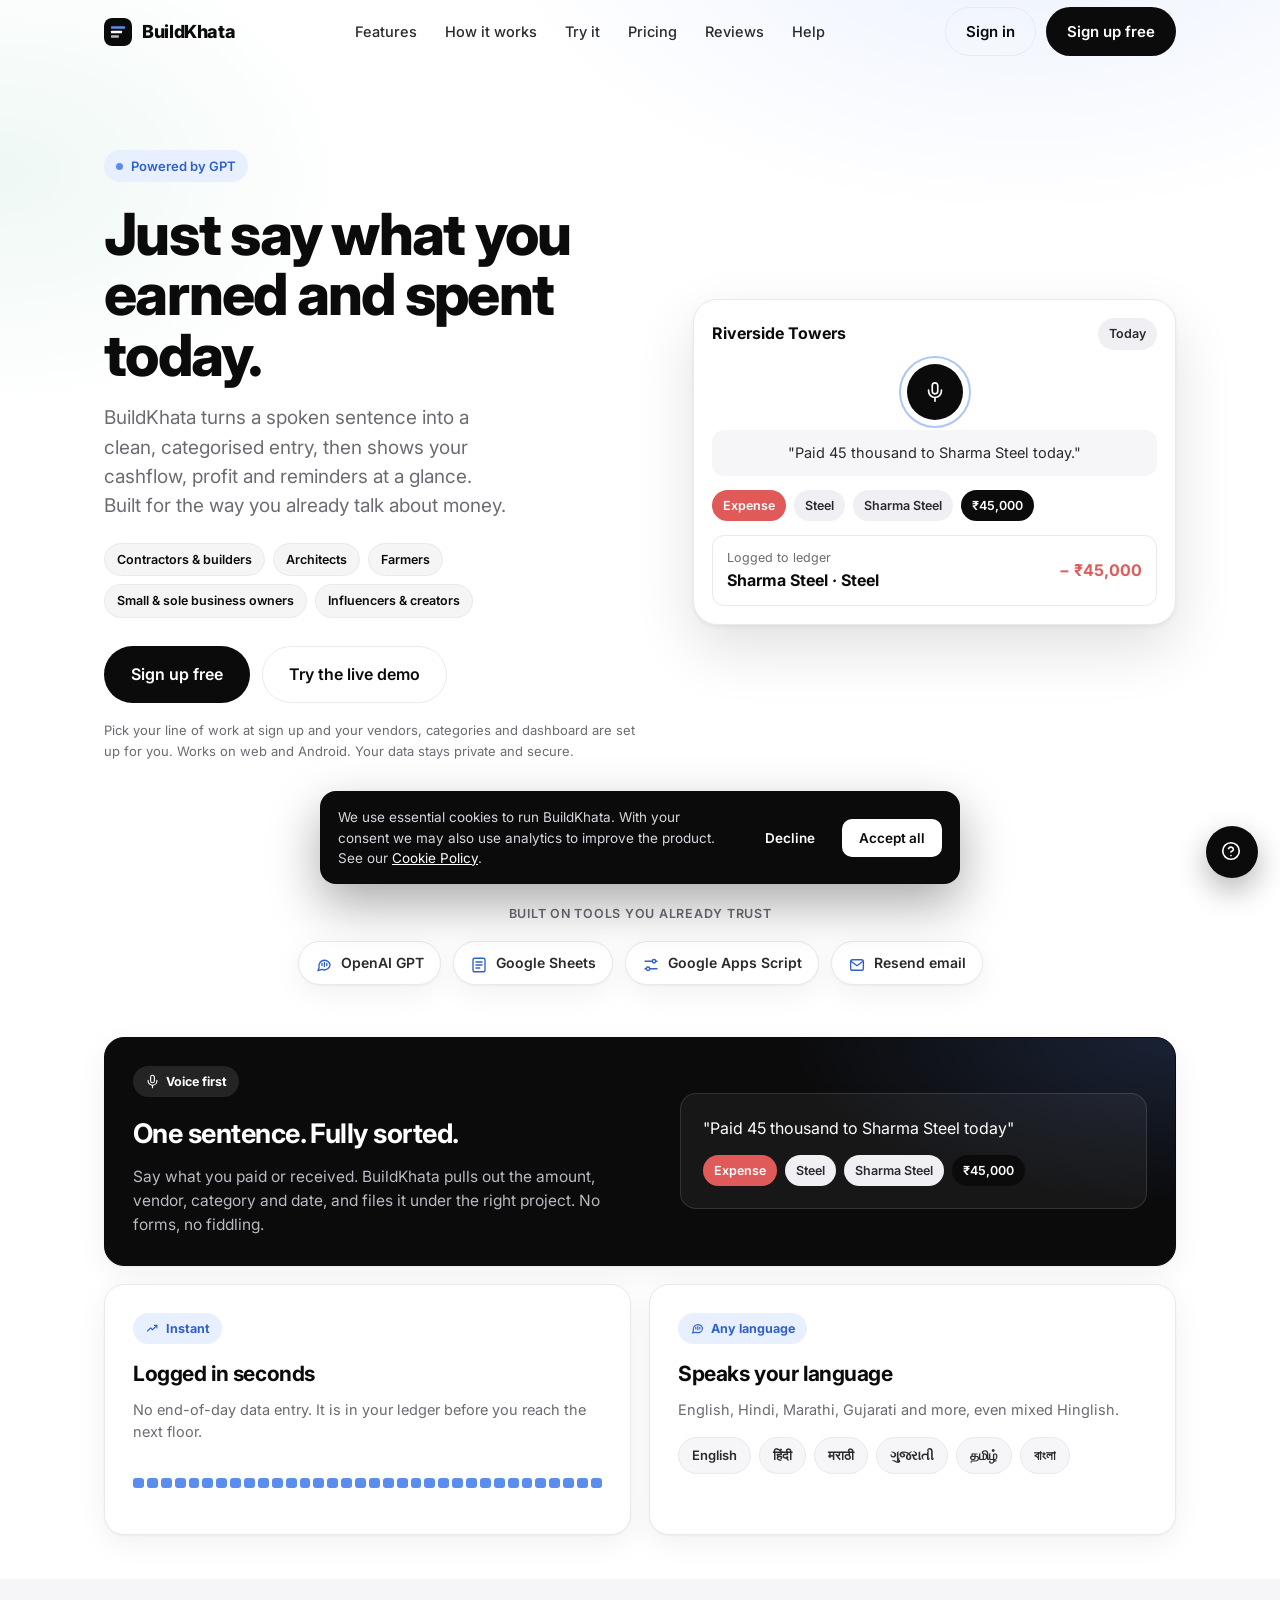
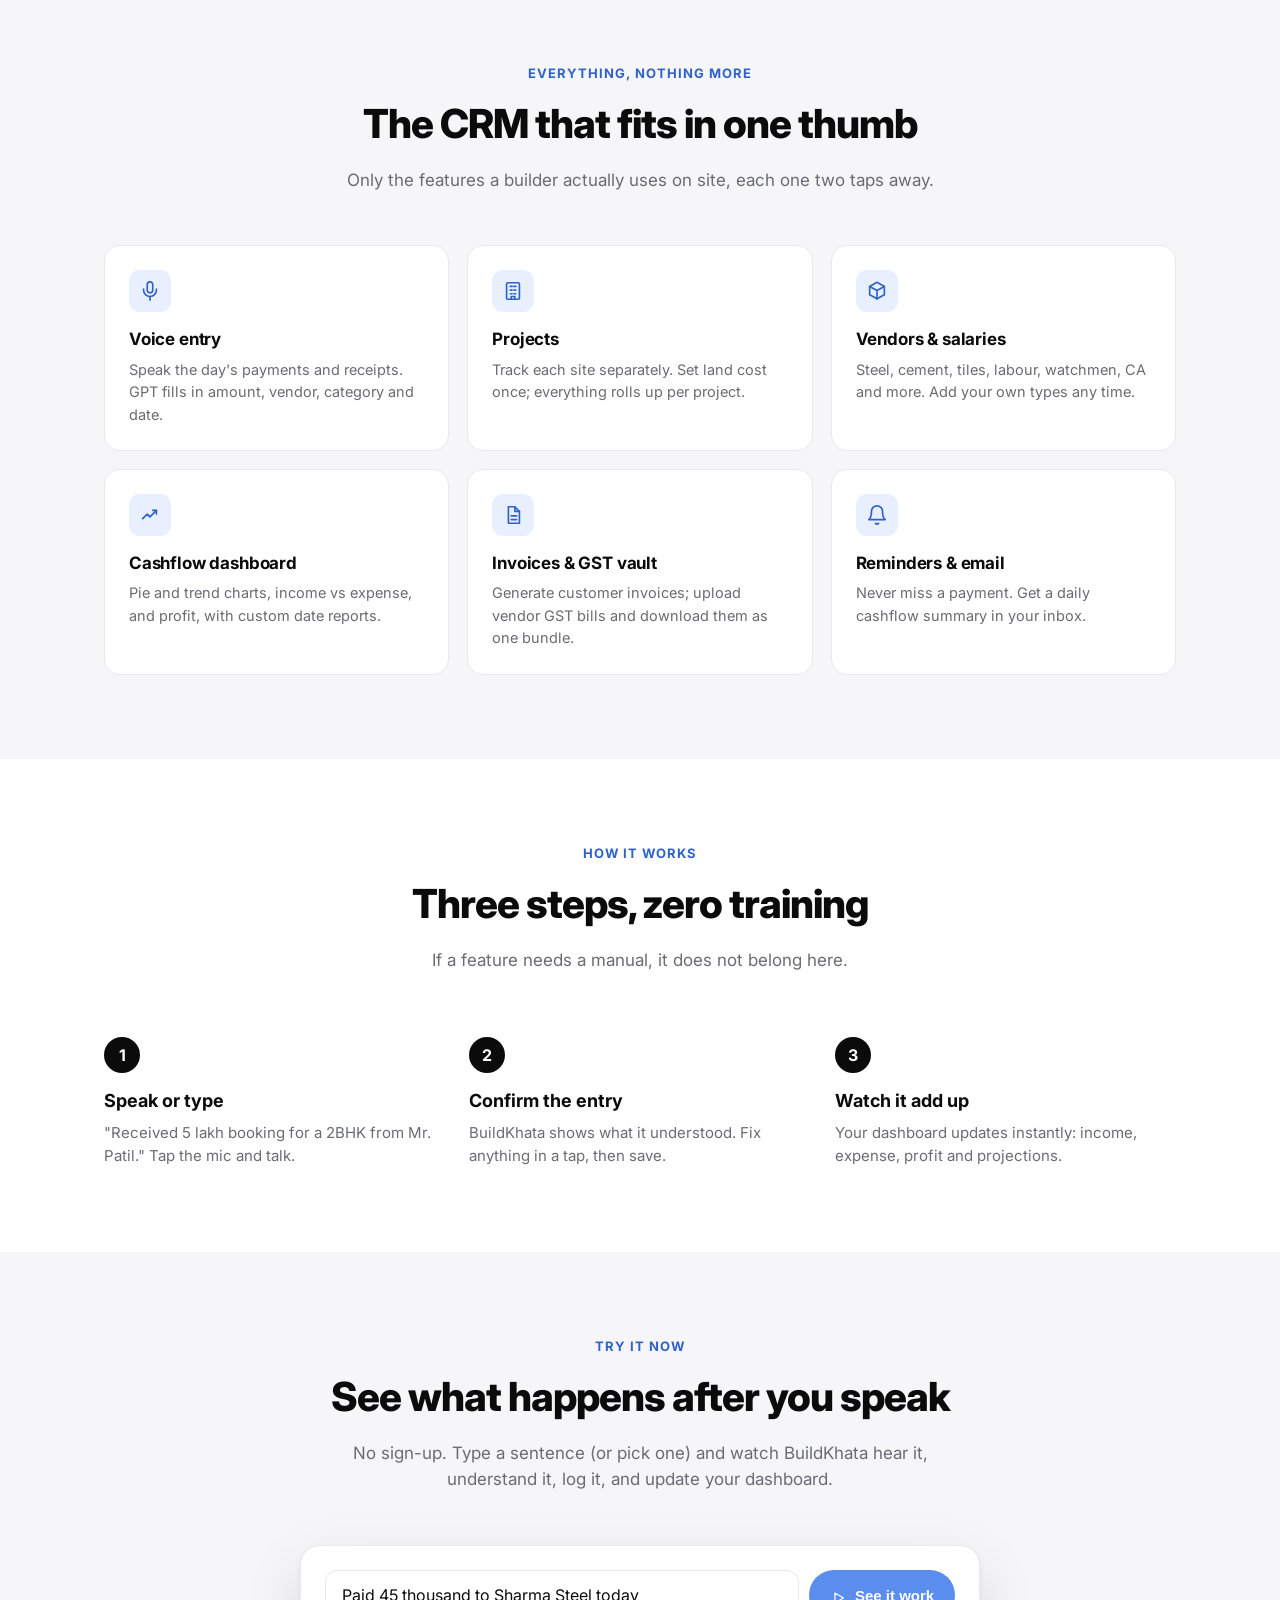
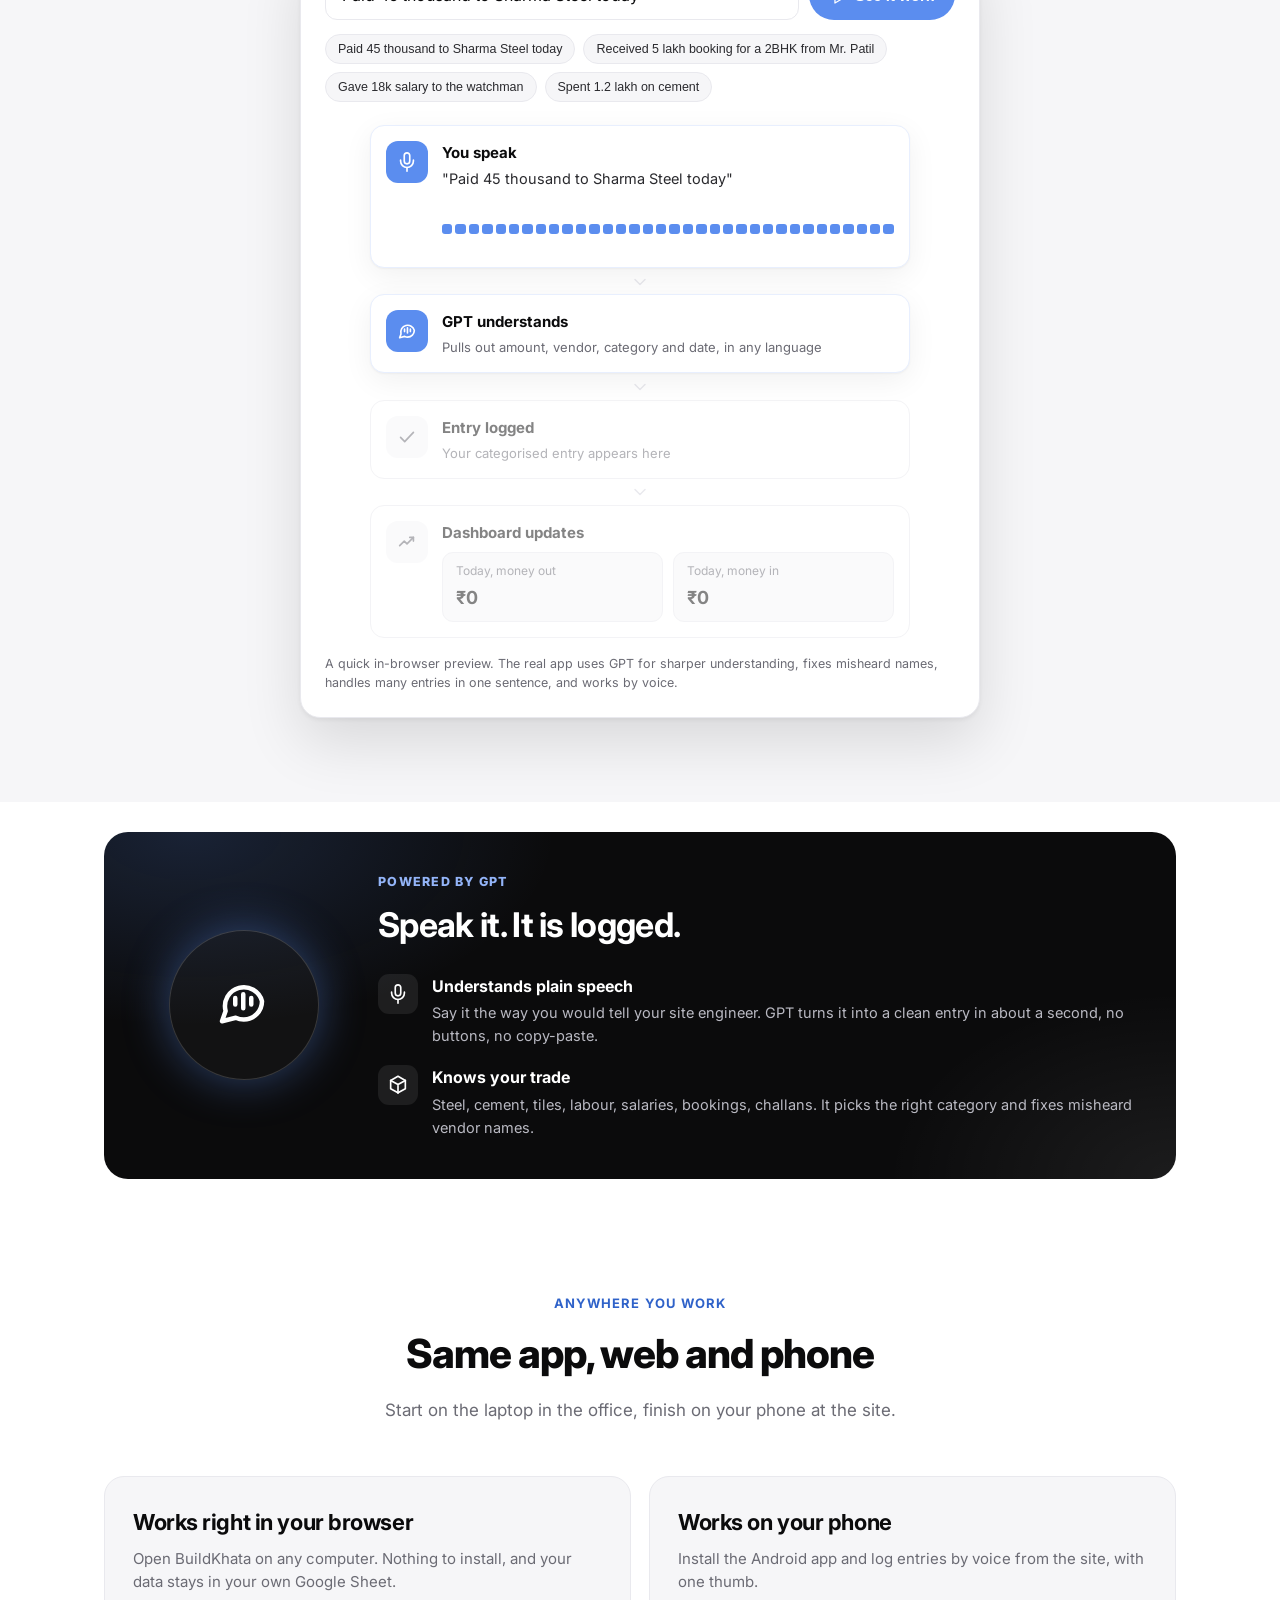
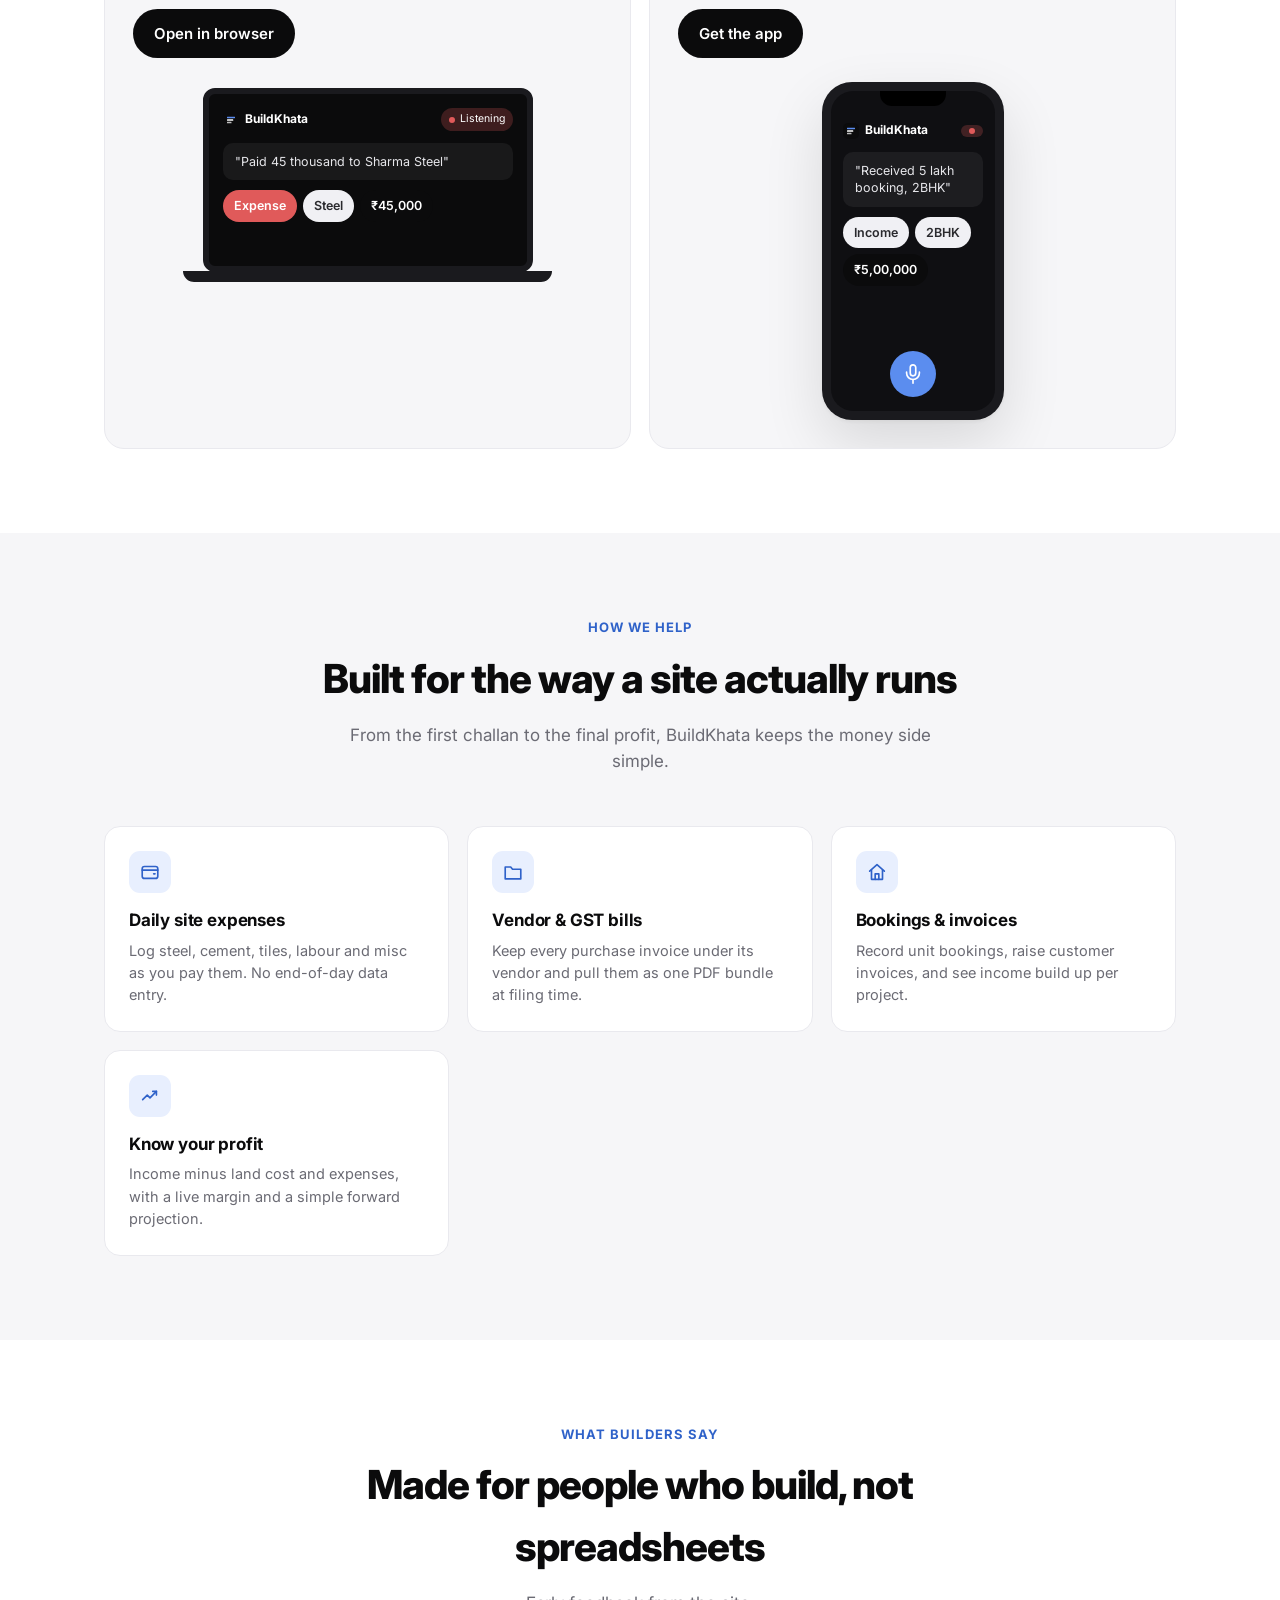
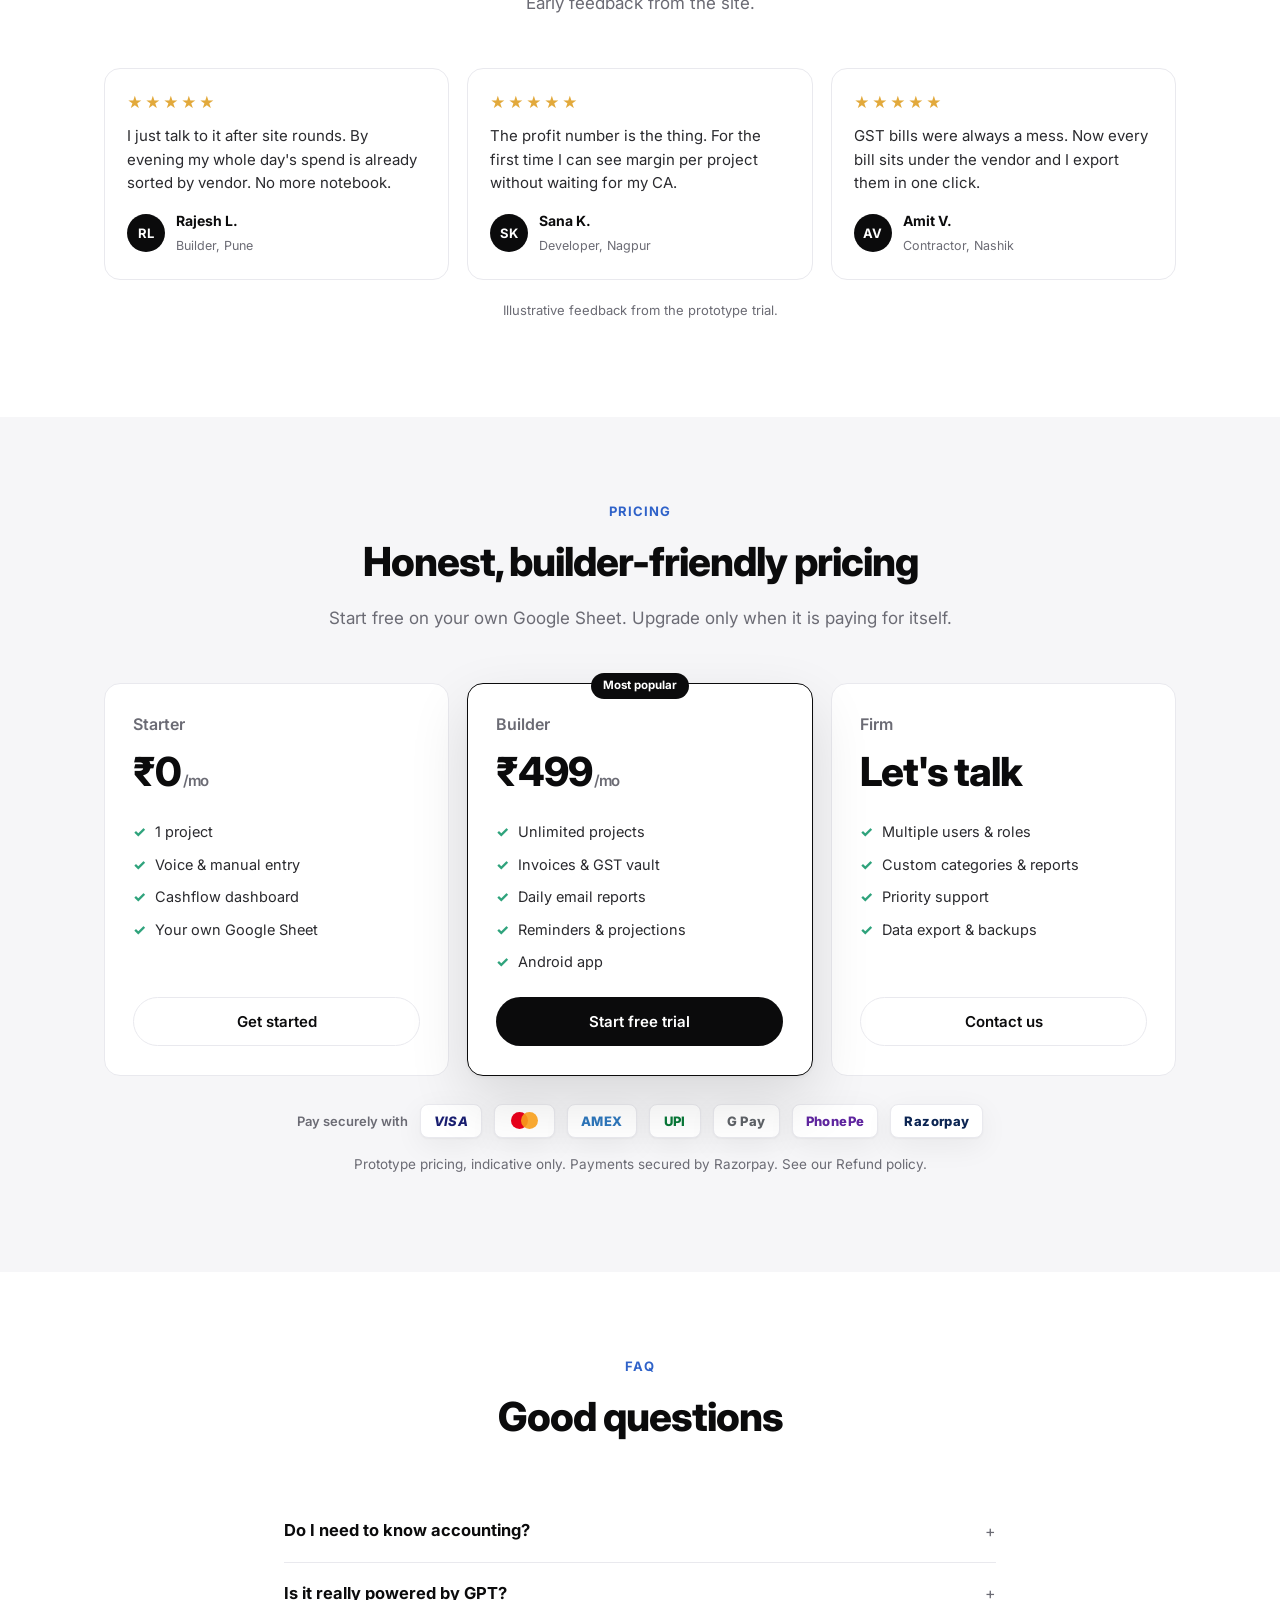
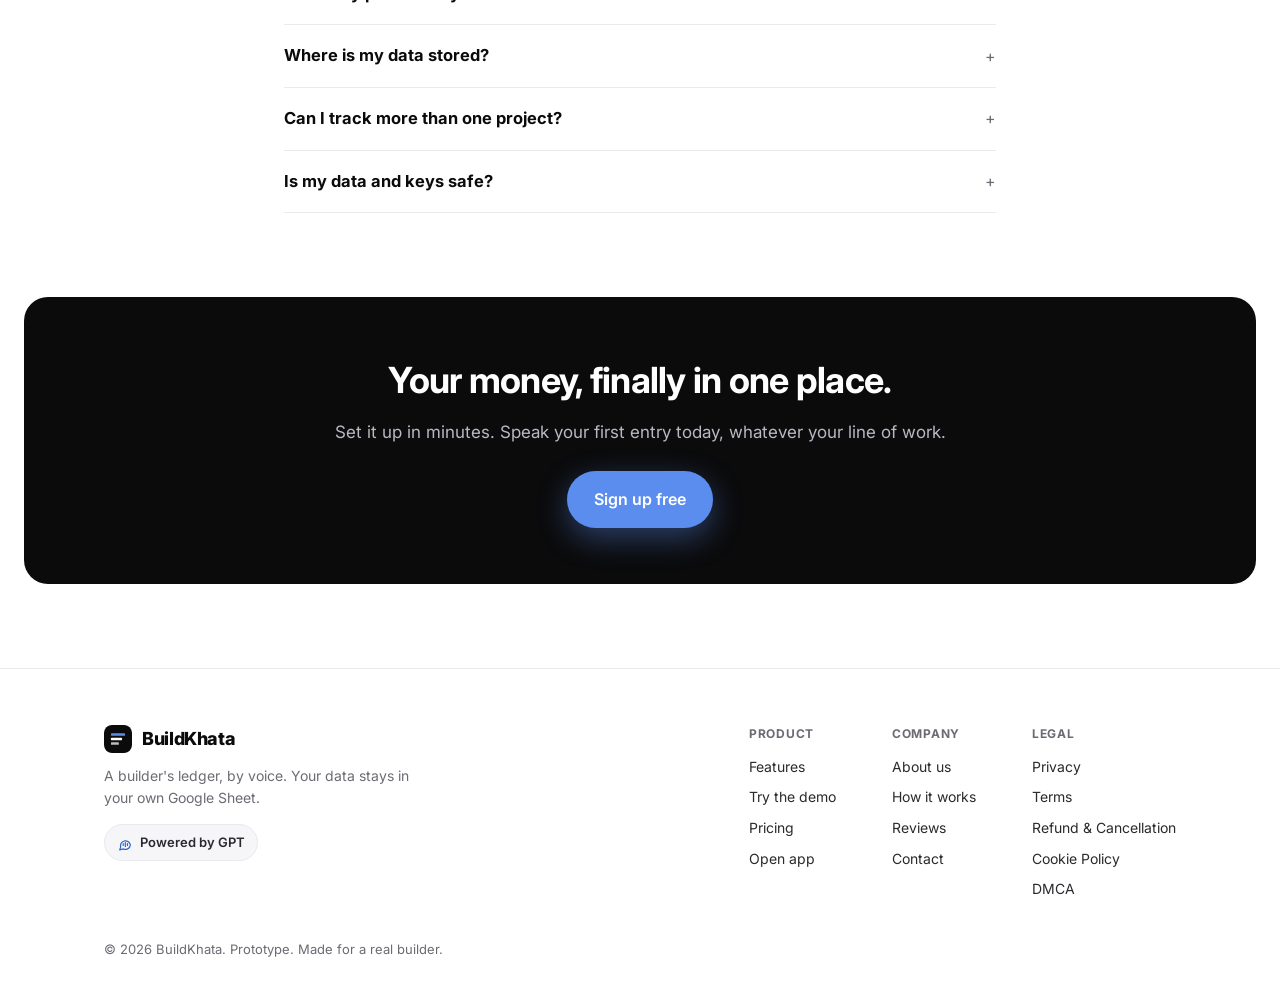
<file: index.html>
<!doctype html>
<html lang="en">
<head>
<meta charset="utf-8"/>
<meta name="viewport" content="width=device-width,initial-scale=1"/>
<title>BuildKhata: a builder's ledger, by voice</title>
<meta name="description" content="BuildKhata is a dead-simple CRM for builders and contractors. Speak what you earned or spent on site today, and GPT logs, categorises and charts your project cashflow. Try the live demo."/>
<meta name="theme-color" content="#0B0B0C"/>
<link rel="icon" href="assets/icons/icon.svg"/>
<link rel="apple-touch-icon" href="assets/icons/icon.svg"/>
<link rel="manifest" href="manifest.webmanifest"/>
<meta property="og:title" content="BuildKhata: a builder's ledger, by voice"/>
<meta property="og:description" content="Speak what happened on site today. GPT does the rest."/>
<meta property="og:type" content="website"/>
<link rel="preconnect" href="https://fonts.googleapis.com"/>
<link rel="preconnect" href="https://fonts.gstatic.com" crossorigin/>
<link href="https://fonts.googleapis.com/css2?family=Inter:wght@400;500;600;700;800&display=swap" rel="stylesheet"/>
<link rel="stylesheet" href="css/site.css"/>
</head>
<body>

<!-- NAV -->
<header class="nav" id="nav">
  <div class="wrap nav-in">
    <a class="brand" href="#top"><img src="assets/icons/icon.svg" alt=""/> BuildKhata</a>
    <nav class="nav-links" id="navLinks">
      <a href="#features">Features</a>
      <a href="#how">How it works</a>
      <a href="#try">Try it</a>
      <a href="#pricing">Pricing</a>
      <a href="#reviews">Reviews</a>
      <a href="contact.html">Help</a>
      <a class="mobile-only" href="app.html">Sign in</a>
      <a class="mobile-only" href="app.html?signup=1">Sign up</a>
    </nav>
    <div class="nav-cta">
      <a class="btn btn-ghost" href="app.html">Sign in</a>
      <a class="btn btn-dark" href="app.html?signup=1">Sign up free</a>
    </div>
    <button class="nav-toggle" id="navToggle" aria-label="Menu"><span></span><span></span><span></span></button>
  </div>
</header>

<main id="top">

<!-- HERO -->
<section class="hero">
  <div class="wrap hero-grid">
    <div class="reveal in">
      <span class="eyebrow"><span class="dot"></span> Powered by GPT</span>
      <h1 class="hero-title">Just say what you earned and spent today.</h1>
      <p class="hero-sub">BuildKhata turns a spoken sentence into a clean, categorised entry, then shows your cashflow, profit and reminders at a glance. Built for the way you already talk about money.</p>
      <ul class="aud-chips" aria-label="Who it is for">
        <li>Contractors &amp; builders</li>
        <li>Architects</li>
        <li>Farmers</li>
        <li>Small &amp; sole business owners</li>
        <li>Influencers &amp; creators</li>
      </ul>
      <div class="hero-cta">
        <a class="btn btn-dark btn-lg" href="app.html?signup=1">Sign up free</a>
        <a class="btn btn-ghost btn-lg" href="#try">Try the live demo</a>
      </div>
      <p class="hero-note">Pick your line of work at sign up and your vendors, categories and dashboard are set up for you. Works on web and Android. Your data stays private and secure.</p>
    </div>
    <div class="reveal in" data-d="1">
      <div class="mock">
        <div class="mock-head"><strong>Riverside Towers</strong><span class="chip">Today</span></div>
        <div class="mic" aria-hidden="true" data-ic="mic"></div>
        <div class="said">"Paid 45 thousand to Sharma Steel today."</div>
        <div class="chip-row">
          <span class="chip exp">Expense</span>
          <span class="chip">Steel</span>
          <span class="chip">Sharma Steel</span>
          <span class="chip amt">&#8377;45,000</span>
        </div>
        <div class="entry-card">
          <div><div class="muted" style="font-size:12.5px">Logged to ledger</div><b>Sharma Steel &middot; Steel</b></div>
          <b style="color:var(--expense)">&minus; &#8377;45,000</b>
        </div>
      </div>
    </div>
  </div>
</section>

<!-- POWERED BY / TRUST -->
<section class="powered">
  <div class="wrap">
    <p class="powered-label reveal">Built on tools you already trust</p>
    <div class="badges reveal" data-d="1">
      <span class="badge"><span data-ic="agent"></span> OpenAI GPT</span>
      <span class="badge"><span data-ic="ledger"></span> Google Sheets</span>
      <span class="badge"><span data-ic="settings"></span> Google Apps Script</span>
      <span class="badge"><span data-ic="mail"></span> Resend email</span>
    </div>
  </div>
</section>

<!-- SHOWCASE BAND -->
<section class="showcase">
  <div class="wrap">
    <div class="show-grid">
      <article class="show-card show-dark reveal">
        <div class="show-text">
          <span class="show-tag"><span data-ic="mic"></span> Voice first</span>
          <h3>One sentence. Fully sorted.</h3>
          <p>Say what you paid or received. BuildKhata pulls out the amount, vendor, category and date, and files it under the right project. No forms, no fiddling.</p>
        </div>
        <div class="show-demo">
          <div class="show-said">"Paid 45 thousand to Sharma Steel today"</div>
          <div class="chip-row">
            <span class="chip exp">Expense</span><span class="chip">Steel</span><span class="chip">Sharma Steel</span><span class="chip amt">&#8377;45,000</span>
          </div>
        </div>
      </article>
      <article class="show-card reveal" data-d="1">
        <span class="show-tag light"><span data-ic="trendUp"></span> Instant</span>
        <h3>Logged in seconds</h3>
        <p>No end-of-day data entry. It is in your ledger before you reach the next floor.</p>
        <div class="wave static" id="showWave"></div>
      </article>
      <article class="show-card reveal" data-d="2">
        <span class="show-tag light"><span data-ic="agent"></span> Any language</span>
        <h3>Speaks your language</h3>
        <p>English, Hindi, Marathi, Gujarati and more, even mixed Hinglish.</p>
        <div class="lang-chips"><span>English</span><span>&#2361;&#2367;&#2306;&#2342;&#2368;</span><span>&#2350;&#2352;&#2366;&#2336;&#2368;</span><span>&#2711;&#2753;&#2716;&#2736;&#2750;&#2724;&#2752;</span><span>&#2980;&#2990;&#3007;&#2996;&#3021;</span><span>&#2476;&#2494;&#2434;&#2482;&#2494;</span></div>
      </article>
    </div>
  </div>
</section>

<!-- FEATURES -->
<section class="features" id="features">
  <div class="wrap">
    <div class="sec-head reveal">
      <div class="kicker">Everything, nothing more</div>
      <h2>The CRM that fits in one thumb</h2>
      <p>Only the features a builder actually uses on site, each one two taps away.</p>
    </div>
    <div class="feat-grid">
      <div class="feat reveal"><div class="ico" data-ic="mic"></div><h3>Voice entry</h3><p>Speak the day's payments and receipts. GPT fills in amount, vendor, category and date.</p></div>
      <div class="feat reveal" data-d="1"><div class="ico" data-ic="building"></div><h3>Projects</h3><p>Track each site separately. Set land cost once; everything rolls up per project.</p></div>
      <div class="feat reveal" data-d="2"><div class="ico" data-ic="cube"></div><h3>Vendors &amp; salaries</h3><p>Steel, cement, tiles, labour, watchmen, CA and more. Add your own types any time.</p></div>
      <div class="feat reveal"><div class="ico" data-ic="trendUp"></div><h3>Cashflow dashboard</h3><p>Pie and trend charts, income vs expense, and profit, with custom date reports.</p></div>
      <div class="feat reveal" data-d="1"><div class="ico" data-ic="doc"></div><h3>Invoices &amp; GST vault</h3><p>Generate customer invoices; upload vendor GST bills and download them as one bundle.</p></div>
      <div class="feat reveal" data-d="2"><div class="ico" data-ic="bell"></div><h3>Reminders &amp; email</h3><p>Never miss a payment. Get a daily cashflow summary in your inbox.</p></div>
    </div>
  </div>
</section>

<!-- HOW IT WORKS -->
<section id="how">
  <div class="wrap">
    <div class="sec-head reveal">
      <div class="kicker">How it works</div>
      <h2>Three steps, zero training</h2>
      <p>If a feature needs a manual, it does not belong here.</p>
    </div>
    <div class="steps">
      <div class="step reveal"><div class="n">1</div><h3>Speak or type</h3><p>"Received 5 lakh booking for a 2BHK from Mr. Patil." Tap the mic and talk.</p></div>
      <div class="step reveal" data-d="1"><div class="n">2</div><h3>Confirm the entry</h3><p>BuildKhata shows what it understood. Fix anything in a tap, then save.</p></div>
      <div class="step reveal" data-d="2"><div class="n">3</div><h3>Watch it add up</h3><p>Your dashboard updates instantly: income, expense, profit and projections.</p></div>
    </div>
  </div>
</section>

<!-- TRY IT (interactive workflow) -->
<section class="tryit" id="try">
  <div class="wrap">
    <div class="sec-head reveal">
      <div class="kicker">Try it now</div>
      <h2>See what happens after you speak</h2>
      <p>No sign-up. Type a sentence (or pick one) and watch BuildKhata hear it, understand it, log it, and update your dashboard.</p>
    </div>
    <div class="try-card reveal" data-d="1">
      <div class="try-in">
        <input id="tryInput" type="text" placeholder="e.g. Paid 45 thousand to Sharma Steel today" aria-label="Try a sentence"/>
        <button class="btn btn-accent" id="tryBtn"><span data-ic="play"></span> See it work</button>
      </div>
      <div class="try-samples" id="trySamples">
        <button class="sample">Paid 45 thousand to Sharma Steel today</button>
        <button class="sample">Received 5 lakh booking for a 2BHK from Mr. Patil</button>
        <button class="sample">Gave 18k salary to the watchman</button>
        <button class="sample">Spent 1.2 lakh on cement</button>
      </div>

      <div class="workflow" id="workflow">
        <div class="wf-step" data-s="1">
          <div class="wf-ic" data-ic="mic"></div>
          <div class="wf-body">
            <div class="wf-t">You speak</div>
            <div class="wf-said" id="wfSaid">Tap a sample above, or type your own</div>
            <div class="wave" id="wfWave"></div>
          </div>
        </div>
        <div class="wf-arrow" data-ic="chevronDown"></div>
        <div class="wf-step" data-s="2">
          <div class="wf-ic" data-ic="agent"></div>
          <div class="wf-body">
            <div class="wf-t">GPT understands</div>
            <div class="wf-sub">Pulls out amount, vendor, category and date, in any language</div>
          </div>
        </div>
        <div class="wf-arrow" data-ic="chevronDown"></div>
        <div class="wf-step" data-s="3">
          <div class="wf-ic" data-ic="check"></div>
          <div class="wf-body">
            <div class="wf-t">Entry logged</div>
            <div id="wfEntry" class="wf-entry-empty">Your categorised entry appears here</div>
          </div>
        </div>
        <div class="wf-arrow" data-ic="chevronDown"></div>
        <div class="wf-step" data-s="4">
          <div class="wf-ic" data-ic="trendUp"></div>
          <div class="wf-body">
            <div class="wf-t">Dashboard updates</div>
            <div class="wf-stats">
              <div class="wf-stat"><span>Today, money out</span><b id="wfOut">&#8377;0</b></div>
              <div class="wf-stat"><span>Today, money in</span><b id="wfIn">&#8377;0</b></div>
            </div>
          </div>
        </div>
      </div>

      <p class="try-note">A quick in-browser preview. The real app uses GPT for sharper understanding, fixes misheard names, handles many entries in one sentence, and works by voice.</p>
    </div>
  </div>
</section>

<!-- POWERED BY GPT (dark band) -->
<section class="gptband">
  <div class="wrap">
    <div class="gpt-card reveal">
      <div class="gpt-logo"><span data-ic="agent"></span></div>
      <div class="gpt-content">
        <div class="gpt-kicker">Powered by GPT</div>
        <h2>Speak it. It is logged.</h2>
        <div class="gpt-rows">
          <div class="gpt-row"><div class="gpt-ic" data-ic="mic"></div><div><b>Understands plain speech</b><p>Say it the way you would tell your site engineer. GPT turns it into a clean entry in about a second, no buttons, no copy-paste.</p></div></div>
          <div class="gpt-row"><div class="gpt-ic" data-ic="cube"></div><div><b>Knows your trade</b><p>Steel, cement, tiles, labour, salaries, bookings, challans. It picks the right category and fixes misheard vendor names.</p></div></div>
        </div>
      </div>
    </div>
  </div>
</section>

<!-- WORKS ON BROWSER / PHONE -->
<section>
  <div class="wrap">
    <div class="sec-head reveal">
      <div class="kicker">Anywhere you work</div>
      <h2>Same app, web and phone</h2>
      <p>Start on the laptop in the office, finish on your phone at the site.</p>
    </div>
    <div class="devices">
      <article class="dev-card reveal">
        <div class="dev-text">
          <h3>Works right in your browser</h3>
          <p>Open BuildKhata on any computer. Nothing to install, and your data stays in your own Google Sheet.</p>
          <a class="btn btn-dark" href="app.html">Open in browser</a>
        </div>
        <div class="dev-visual">
          <div class="laptop">
            <div class="laptop-screen">
              <div class="mini-top"><span class="mini-brand"><img src="assets/icons/icon.svg" alt=""/> BuildKhata</span><span class="mini-chip rec"><i></i> Listening</span></div>
              <div class="mini-said">"Paid 45 thousand to Sharma Steel"</div>
              <div class="mini-chips"><span class="chip exp">Expense</span><span class="chip">Steel</span><span class="chip amt">&#8377;45,000</span></div>
            </div>
            <div class="laptop-base"></div>
          </div>
        </div>
      </article>
      <article class="dev-card reveal" data-d="1">
        <div class="dev-text">
          <h3>Works on your phone</h3>
          <p>Install the Android app and log entries by voice from the site, with one thumb.</p>
          <a class="btn btn-dark" href="app.html">Get the app</a>
        </div>
        <div class="dev-visual">
          <div class="phone">
            <div class="phone-notch"></div>
            <div class="phone-screen">
              <div class="mini-top"><span class="mini-brand"><img src="assets/icons/icon.svg" alt=""/> BuildKhata</span><span class="mini-chip rec"><i></i></span></div>
              <div class="mini-said">"Received 5 lakh booking, 2BHK"</div>
              <div class="mini-chips"><span class="chip">Income</span><span class="chip">2BHK</span><span class="chip amt">&#8377;5,00,000</span></div>
              <div class="phone-mic" data-ic="mic"></div>
            </div>
          </div>
        </div>
      </article>
    </div>
  </div>
</section>

<!-- HOW WE CAN HELP -->
<section class="features" id="help">
  <div class="wrap">
    <div class="sec-head reveal">
      <div class="kicker">How we help</div>
      <h2>Built for the way a site actually runs</h2>
      <p>From the first challan to the final profit, BuildKhata keeps the money side simple.</p>
    </div>
    <div class="feat-grid">
      <div class="feat reveal"><div class="ico" data-ic="wallet"></div><h3>Daily site expenses</h3><p>Log steel, cement, tiles, labour and misc as you pay them. No end-of-day data entry.</p></div>
      <div class="feat reveal" data-d="1"><div class="ico" data-ic="folder"></div><h3>Vendor &amp; GST bills</h3><p>Keep every purchase invoice under its vendor and pull them as one PDF bundle at filing time.</p></div>
      <div class="feat reveal" data-d="2"><div class="ico" data-ic="home"></div><h3>Bookings &amp; invoices</h3><p>Record unit bookings, raise customer invoices, and see income build up per project.</p></div>
      <div class="feat reveal"><div class="ico" data-ic="trendUp"></div><h3>Know your profit</h3><p>Income minus land cost and expenses, with a live margin and a simple forward projection.</p></div>
    </div>
  </div>
</section>

<!-- REVIEWS -->
<section id="reviews">
  <div class="wrap">
    <div class="sec-head reveal">
      <div class="kicker">What builders say</div>
      <h2>Made for people who build, not spreadsheets</h2>
      <p>Early feedback from the site.</p>
    </div>
    <div class="reviews">
      <figure class="review reveal">
        <div class="stars" aria-label="5 out of 5">&#9733;&#9733;&#9733;&#9733;&#9733;</div>
        <blockquote>I just talk to it after site rounds. By evening my whole day's spend is already sorted by vendor. No more notebook.</blockquote>
        <figcaption><span class="av">RL</span><span><b>Rajesh L.</b><small>Builder, Pune</small></span></figcaption>
      </figure>
      <figure class="review reveal" data-d="1">
        <div class="stars" aria-label="5 out of 5">&#9733;&#9733;&#9733;&#9733;&#9733;</div>
        <blockquote>The profit number is the thing. For the first time I can see margin per project without waiting for my CA.</blockquote>
        <figcaption><span class="av">SK</span><span><b>Sana K.</b><small>Developer, Nagpur</small></span></figcaption>
      </figure>
      <figure class="review reveal" data-d="2">
        <div class="stars" aria-label="5 out of 5">&#9733;&#9733;&#9733;&#9733;&#9733;</div>
        <blockquote>GST bills were always a mess. Now every bill sits under the vendor and I export them in one click.</blockquote>
        <figcaption><span class="av">AV</span><span><b>Amit V.</b><small>Contractor, Nashik</small></span></figcaption>
      </figure>
    </div>
    <p class="center muted" style="margin-top:20px;font-size:13px">Illustrative feedback from the prototype trial.</p>
  </div>
</section>

<!-- PRICING -->
<section class="pricing" id="pricing">
  <div class="wrap">
    <div class="sec-head reveal">
      <div class="kicker">Pricing</div>
      <h2>Honest, builder-friendly pricing</h2>
      <p>Start free on your own Google Sheet. Upgrade only when it is paying for itself.</p>
    </div>
    <div class="price-grid">
      <div class="plan reveal">
        <h3>Starter</h3>
        <div class="amt">&#8377;0<small> /mo</small></div>
        <ul><li>1 project</li><li>Voice &amp; manual entry</li><li>Cashflow dashboard</li><li>Your own Google Sheet</li></ul>
        <a class="btn btn-ghost" href="app.html">Get started</a>
      </div>
      <div class="plan featured reveal" data-d="1">
        <h3>Builder</h3>
        <div class="amt">&#8377;499<small> /mo</small></div>
        <ul><li>Unlimited projects</li><li>Invoices &amp; GST vault</li><li>Daily email reports</li><li>Reminders &amp; projections</li><li>Android app</li></ul>
        <a class="btn btn-dark" href="app.html">Start free trial</a>
      </div>
      <div class="plan reveal" data-d="2">
        <h3>Firm</h3>
        <div class="amt">Let's talk</div>
        <ul><li>Multiple users &amp; roles</li><li>Custom categories &amp; reports</li><li>Priority support</li><li>Data export &amp; backups</li></ul>
        <a class="btn btn-ghost" href="#contact">Contact us</a>
      </div>
    </div>
    <div class="pay-strip reveal">
      <span class="pay-label">Pay securely with</span>
      <span class="pay-badge pb-visa">VISA</span>
      <span class="pay-badge pb-mc"><i></i><i></i></span>
      <span class="pay-badge pb-amex">AMEX</span>
      <span class="pay-badge pb-upi">UPI</span>
      <span class="pay-badge pb-gpay">G&nbsp;Pay</span>
      <span class="pay-badge pb-ppe">PhonePe</span>
      <span class="pay-badge pb-rzp">Razorpay</span>
    </div>
    <p class="center muted" style="margin-top:16px;font-size:13.5px">Prototype pricing, indicative only. Payments secured by Razorpay. See our <a href="refund.html">Refund policy</a>.</p>
  </div>
</section>

<!-- FAQ -->
<section id="faq">
  <div class="wrap" style="max-width:760px">
    <div class="sec-head reveal"><div class="kicker">FAQ</div><h2>Good questions</h2></div>
    <div id="faqList"></div>
  </div>
</section>

<!-- CTA -->
<section id="contact" style="padding-top:0">
  <div class="cta-band reveal">
    <h2>Your money, finally in one place.</h2>
    <p>Set it up in minutes. Speak your first entry today, whatever your line of work.</p>
    <a class="btn btn-accent btn-lg" href="app.html?signup=1">Sign up free</a>
  </div>
</section>

</main>

<!-- FOOTER -->
<footer>
  <div class="wrap">
    <div class="foot-top">
      <div class="foot-brandcol">
        <a class="brand" href="#top"><img src="assets/icons/icon.svg" alt=""/> BuildKhata</a>
        <p class="muted" style="max-width:34ch;margin:12px 0 0;font-size:14px">A builder's ledger, by voice. Your data stays in your own Google Sheet.</p>
        <p class="powered-foot"><span data-ic="agent"></span> Powered by GPT</p>
      </div>
      <div class="foot-cols">
        <div class="foot-col">
          <h4>Product</h4>
          <a href="#features">Features</a>
          <a href="#try">Try the demo</a>
          <a href="#pricing">Pricing</a>
          <a href="app.html">Open app</a>
        </div>
        <div class="foot-col">
          <h4>Company</h4>
          <a href="about.html">About us</a>
          <a href="#how">How it works</a>
          <a href="#reviews">Reviews</a>
          <a href="contact.html">Contact</a>
        </div>
        <div class="foot-col">
          <h4>Legal</h4>
          <a href="privacy.html">Privacy</a>
          <a href="terms.html">Terms</a>
          <a href="refund.html">Refund &amp; Cancellation</a>
          <a href="cookies.html">Cookie Policy</a>
          <a href="dmca.html">DMCA</a>
        </div>
      </div>
    </div>
    <div class="copy">&copy; <span id="yr"></span> BuildKhata. Prototype. Made for a real builder.</div>
  </div>
</footer>

<a class="help-fab" href="contact.html" aria-label="Help and support" title="Help & Support"><span data-ic="help"></span></a>

<script src="js/config.js"></script>
<script src="js/icons.js"></script>
<script src="js/consent.js"></script>
<script src="js/site.js"></script>
</body>
</html>
</file>
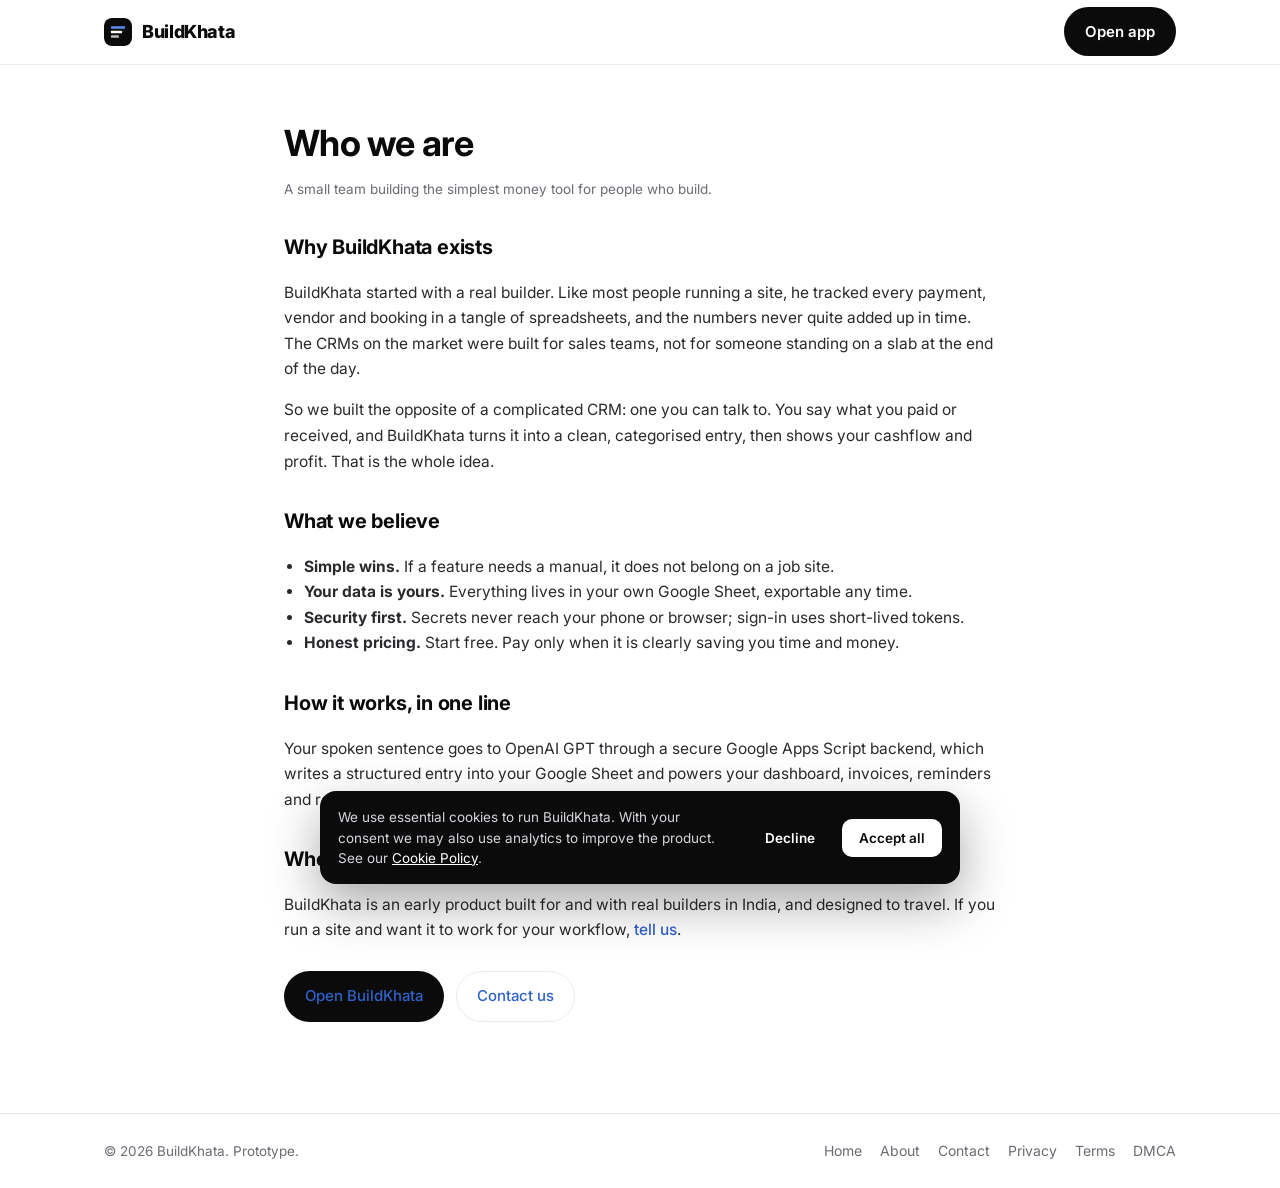
<file: about.html>
<!doctype html>
<html lang="en">
<head>
<meta charset="utf-8"/>
<meta name="viewport" content="width=device-width,initial-scale=1"/>
<title>About &middot; BuildKhata</title>
<meta name="description" content="Who we are and why we built BuildKhata, a voice-first CRM for builders."/>
<meta name="theme-color" content="#0B0B0C"/>
<link rel="icon" href="assets/icons/icon.svg"/>
<link href="https://fonts.googleapis.com/css2?family=Inter:wght@400;500;600;700;800&display=swap" rel="stylesheet"/>
<link rel="stylesheet" href="css/site.css"/>
</head>
<body>
<header class="nav scrolled"><div class="wrap nav-in">
  <a class="brand" href="index.html"><img src="assets/icons/icon.svg" alt=""/> BuildKhata</a>
  <a class="btn btn-dark" href="app.html">Open app</a>
</div></header>

<main class="doc">
  <h1>Who we are</h1>
  <p class="updated">A small team building the simplest money tool for people who build.</p>

  <h2>Why BuildKhata exists</h2>
  <p>BuildKhata started with a real builder. Like most people running a site, he tracked every payment, vendor and booking in a tangle of spreadsheets, and the numbers never quite added up in time. The CRMs on the market were built for sales teams, not for someone standing on a slab at the end of the day.</p>
  <p>So we built the opposite of a complicated CRM: one you can talk to. You say what you paid or received, and BuildKhata turns it into a clean, categorised entry, then shows your cashflow and profit. That is the whole idea.</p>

  <h2>What we believe</h2>
  <ul>
    <li><strong>Simple wins.</strong> If a feature needs a manual, it does not belong on a job site.</li>
    <li><strong>Your data is yours.</strong> Everything lives in your own Google Sheet, exportable any time.</li>
    <li><strong>Security first.</strong> Secrets never reach your phone or browser; sign-in uses short-lived tokens.</li>
    <li><strong>Honest pricing.</strong> Start free. Pay only when it is clearly saving you time and money.</li>
  </ul>

  <h2>How it works, in one line</h2>
  <p>Your spoken sentence goes to OpenAI GPT through a secure Google Apps Script backend, which writes a structured entry into your Google Sheet and powers your dashboard, invoices, reminders and reports.</p>

  <h2>Where we are</h2>
  <p>BuildKhata is an early product built for and with real builders in India, and designed to travel. If you run a site and want it to work for your workflow, <a href="contact.html">tell us</a>.</p>

  <p style="margin-top:28px"><a class="btn btn-dark" href="app.html">Open BuildKhata</a> &nbsp; <a class="btn btn-ghost" href="contact.html">Contact us</a></p>
</main>

<footer class="policy-foot"><div class="wrap">
  <span class="muted" style="font-size:13.5px">&copy; <span id="yr"></span> BuildKhata. Prototype.</span>
  <nav class="policy-links">
    <a href="index.html">Home</a><a href="about.html">About</a><a href="contact.html">Contact</a><a href="privacy.html">Privacy</a><a href="terms.html">Terms</a><a href="dmca.html">DMCA</a>
  </nav>
</div></footer>
<script src="js/consent.js"></script>
<script>document.getElementById('yr').textContent=new Date().getFullYear();</script>
</body>
</html>
</file>
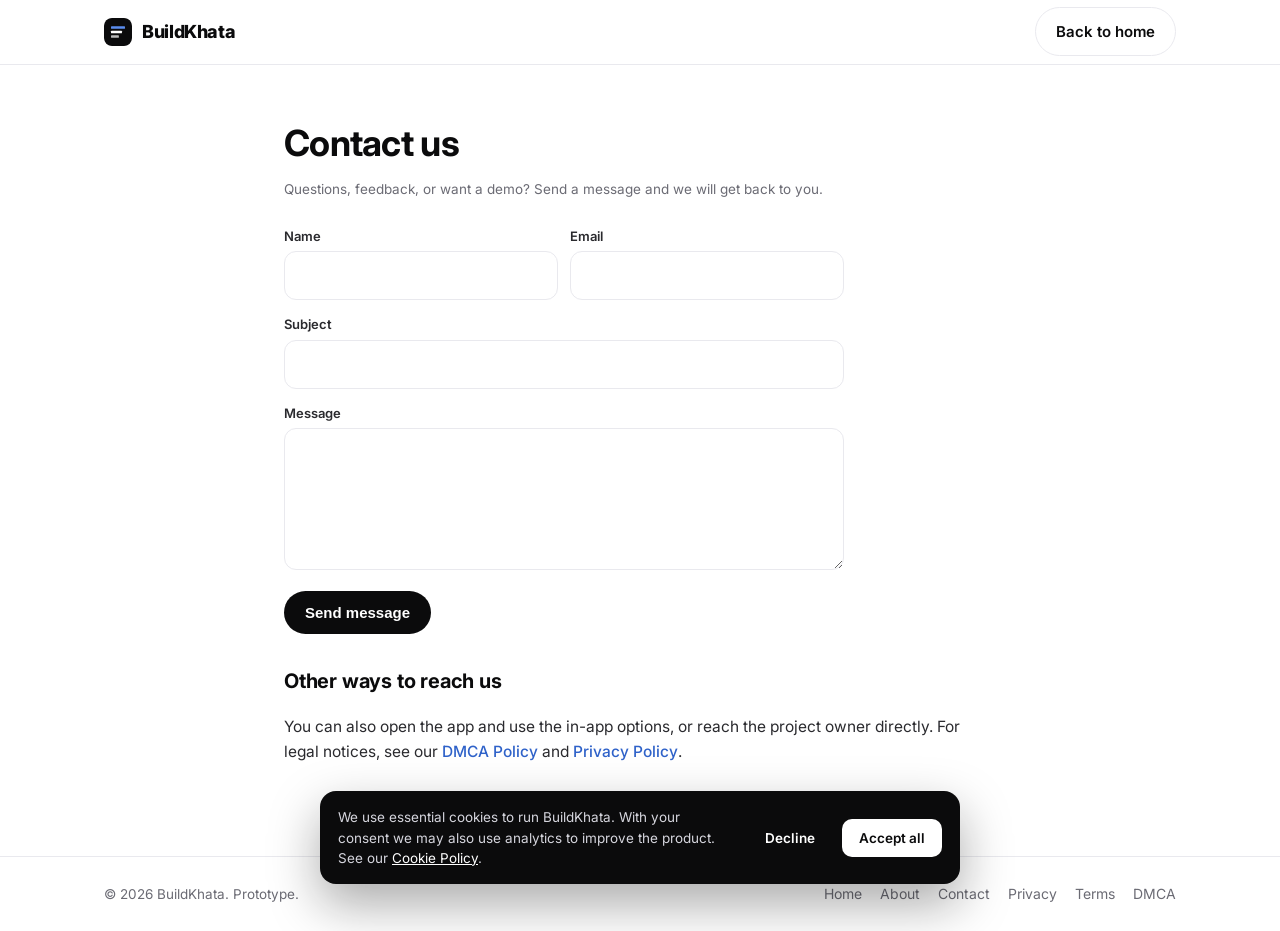
<file: contact.html>
<!doctype html>
<html lang="en">
<head>
<meta charset="utf-8"/>
<meta name="viewport" content="width=device-width,initial-scale=1"/>
<title>Contact &middot; BuildKhata</title>
<meta name="description" content="Get in touch with the BuildKhata team."/>
<meta name="theme-color" content="#0B0B0C"/>
<link rel="icon" href="assets/icons/icon.svg"/>
<link href="https://fonts.googleapis.com/css2?family=Inter:wght@400;500;600;700;800&display=swap" rel="stylesheet"/>
<link rel="stylesheet" href="css/site.css"/>
<style>
.cform{display:flex;flex-direction:column;gap:14px;max-width:560px;margin-top:24px}
.cform label{font-size:13px;font-weight:600;color:var(--ink2);margin-bottom:5px;display:block}
.cform input,.cform textarea{width:100%;font:inherit;font-size:15px;padding:12px 14px;border:1px solid var(--line);border-radius:12px;color:var(--ink);background:var(--surface)}
.cform input:focus,.cform textarea:focus{outline:none;border-color:var(--accent);box-shadow:0 0 0 3px var(--accent-soft)}
.cform .hp{position:absolute;left:-9999px;width:1px;height:1px;overflow:hidden}
.cmsg{font-size:14px;padding:12px 14px;border-radius:12px;display:none}
.cmsg.ok{display:block;background:var(--income-soft,#E2F3EC);color:#1f7a57}
.cmsg.err{display:block;background:#FBE7E7;color:#c0433f}
.crow{display:grid;grid-template-columns:1fr 1fr;gap:12px}
@media (max-width:560px){.crow{grid-template-columns:1fr}}
</style>
</head>
<body>
<header class="nav scrolled"><div class="wrap nav-in">
  <a class="brand" href="index.html"><img src="assets/icons/icon.svg" alt=""/> BuildKhata</a>
  <a class="btn btn-ghost" href="index.html">Back to home</a>
</div></header>

<main class="doc">
  <h1>Contact us</h1>
  <p class="updated">Questions, feedback, or want a demo? Send a message and we will get back to you.</p>

  <div class="cmsg" id="cmsg"></div>
  <form class="cform" id="cform">
    <div class="crow">
      <div><label for="cn">Name</label><input id="cn" name="name" required maxlength="120" autocomplete="name"/></div>
      <div><label for="ce">Email</label><input id="ce" name="email" type="email" required maxlength="160" autocomplete="email"/></div>
    </div>
    <div><label for="cs">Subject</label><input id="cs" name="subject" maxlength="160"/></div>
    <div><label for="cmsgi">Message</label><textarea id="cmsgi" name="message" rows="5" required maxlength="4000"></textarea></div>
    <input class="hp" tabindex="-1" autocomplete="off" id="ccompany" name="company" aria-hidden="true"/>
    <button class="btn btn-dark" type="submit" id="csend" style="align-self:flex-start">Send message</button>
  </form>

  <h2>Other ways to reach us</h2>
  <p>You can also open the app and use the in-app options, or reach the project owner directly. For legal notices, see our <a href="dmca.html">DMCA Policy</a> and <a href="privacy.html">Privacy Policy</a>.</p>
</main>

<footer class="policy-foot"><div class="wrap">
  <span class="muted" style="font-size:13.5px">&copy; <span id="yr"></span> BuildKhata. Prototype.</span>
  <nav class="policy-links">
    <a href="index.html">Home</a><a href="about.html">About</a><a href="contact.html">Contact</a><a href="privacy.html">Privacy</a><a href="terms.html">Terms</a><a href="dmca.html">DMCA</a>
  </nav>
</div></footer>

<script src="js/config.js"></script>
<script src="js/consent.js"></script>
<script>
document.getElementById('yr').textContent=new Date().getFullYear();
(function(){
  var form=document.getElementById('cform'),msg=document.getElementById('cmsg'),btn=document.getElementById('csend');
  function show(t,ok){msg.textContent=t;msg.className='cmsg '+(ok?'ok':'err');}
  form.addEventListener('submit',function(e){
    e.preventDefault();
    var base=(window.BK&&BK.apiBase&&BK.apiBase())||'';
    var payload={name:cn.value.trim(),email:ce.value.trim(),subject:cs.value.trim(),message:cmsgi.value.trim(),company:ccompany.value};
    if(!payload.name||!payload.email||!payload.message){show('Please fill in your name, email and message.',false);return;}
    btn.disabled=true;var old=btn.textContent;btn.textContent='Sending...';
    if(!base){show('Could not reach the server right now. Please try again later.',false);btn.disabled=false;btn.textContent=old;return;}
    fetch(base,{method:'POST',headers:{'Content-Type':'text/plain;charset=utf-8'},body:JSON.stringify({action:'contact',payload:payload}),redirect:'follow'})
      .then(function(r){return r.json();})
      .then(function(j){if(j&&j.ok){form.reset();show('Thanks! Your message has been sent. We will be in touch.',true);}else{show((j&&j.error)||'Something went wrong. Please try again.',false);}})
      .catch(function(){show('Network error. Please try again later.',false);})
      .then(function(){btn.disabled=false;btn.textContent=old;});
  });
})();
</script>
</body>
</html>
</file>
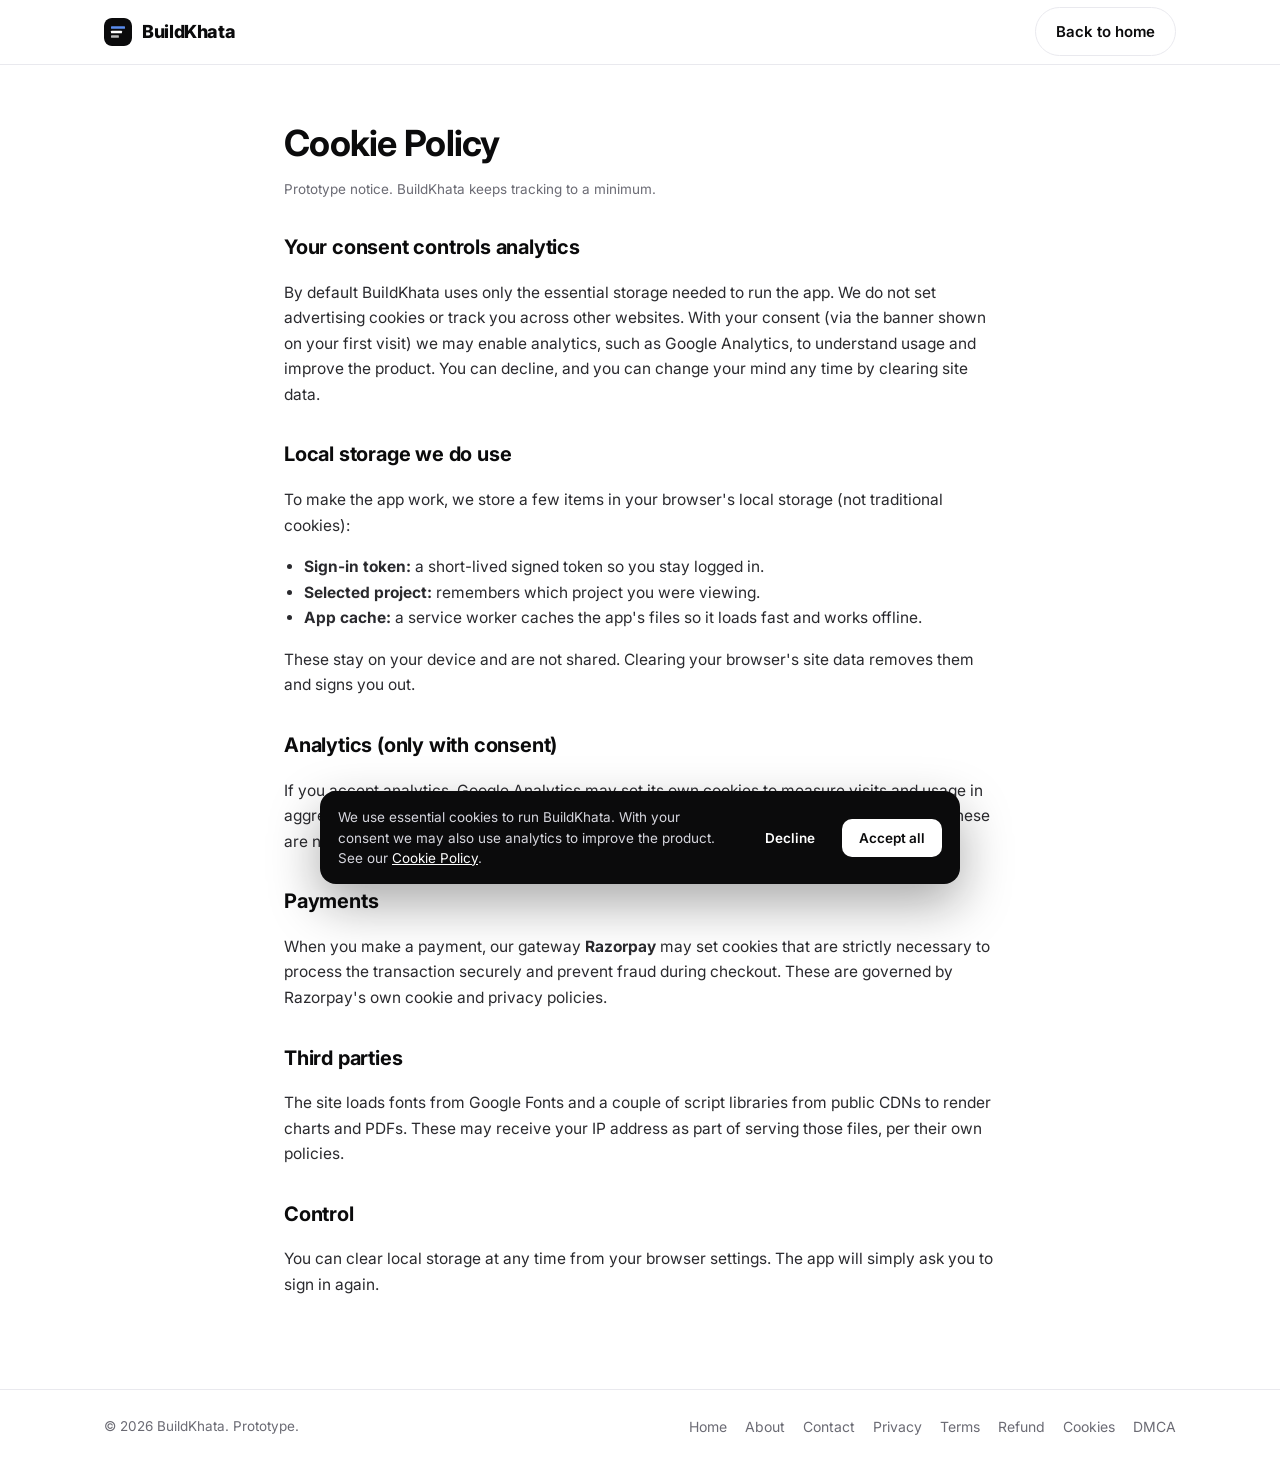
<file: cookies.html>
<!doctype html>
<html lang="en">
<head>
<meta charset="utf-8"/>
<meta name="viewport" content="width=device-width,initial-scale=1"/>
<title>Cookie Policy &middot; BuildKhata</title>
<meta name="description" content="How BuildKhata uses browser storage and cookies."/>
<meta name="theme-color" content="#0B0B0C"/>
<link rel="icon" href="assets/icons/icon.svg"/>
<link href="https://fonts.googleapis.com/css2?family=Inter:wght@400;500;600;700;800&display=swap" rel="stylesheet"/>
<link rel="stylesheet" href="css/site.css"/>
</head>
<body>
<header class="nav scrolled"><div class="wrap nav-in">
  <a class="brand" href="index.html"><img src="assets/icons/icon.svg" alt=""/> BuildKhata</a>
  <a class="btn btn-ghost" href="index.html">Back to home</a>
</div></header>

<main class="doc">
  <h1>Cookie Policy</h1>
  <p class="updated">Prototype notice. BuildKhata keeps tracking to a minimum.</p>

  <h2>Your consent controls analytics</h2>
  <p>By default BuildKhata uses only the essential storage needed to run the app. We do not set advertising cookies or track you across other websites. With your consent (via the banner shown on your first visit) we may enable analytics, such as Google Analytics, to understand usage and improve the product. You can decline, and you can change your mind any time by clearing site data.</p>

  <h2>Local storage we do use</h2>
  <p>To make the app work, we store a few items in your browser's local storage (not traditional cookies):</p>
  <ul>
    <li><strong>Sign-in token:</strong> a short-lived signed token so you stay logged in.</li>
    <li><strong>Selected project:</strong> remembers which project you were viewing.</li>
    <li><strong>App cache:</strong> a service worker caches the app's files so it loads fast and works offline.</li>
  </ul>
  <p>These stay on your device and are not shared. Clearing your browser's site data removes them and signs you out.</p>

  <h2>Analytics (only with consent)</h2>
  <p>If you accept analytics, Google Analytics may set its own cookies to measure visits and usage in aggregate. We use this to improve the product, not to identify you personally. If you decline, these are not loaded.</p>

  <h2>Payments</h2>
  <p>When you make a payment, our gateway <strong>Razorpay</strong> may set cookies that are strictly necessary to process the transaction securely and prevent fraud during checkout. These are governed by Razorpay's own cookie and privacy policies.</p>

  <h2>Third parties</h2>
  <p>The site loads fonts from Google Fonts and a couple of script libraries from public CDNs to render charts and PDFs. These may receive your IP address as part of serving those files, per their own policies.</p>

  <h2>Control</h2>
  <p>You can clear local storage at any time from your browser settings. The app will simply ask you to sign in again.</p>
</main>

<footer class="policy-foot"><div class="wrap">
  <span class="muted" style="font-size:13.5px">&copy; <span id="yr"></span> BuildKhata. Prototype.</span>
  <nav class="policy-links">
    <a href="index.html">Home</a><a href="about.html">About</a><a href="contact.html">Contact</a><a href="privacy.html">Privacy</a><a href="terms.html">Terms</a><a href="refund.html">Refund</a><a href="cookies.html">Cookies</a><a href="dmca.html">DMCA</a>
  </nav>
</div></footer>
<script src="js/consent.js"></script>
<script>document.getElementById('yr').textContent=new Date().getFullYear();</script>
</body>
</html>
</file>
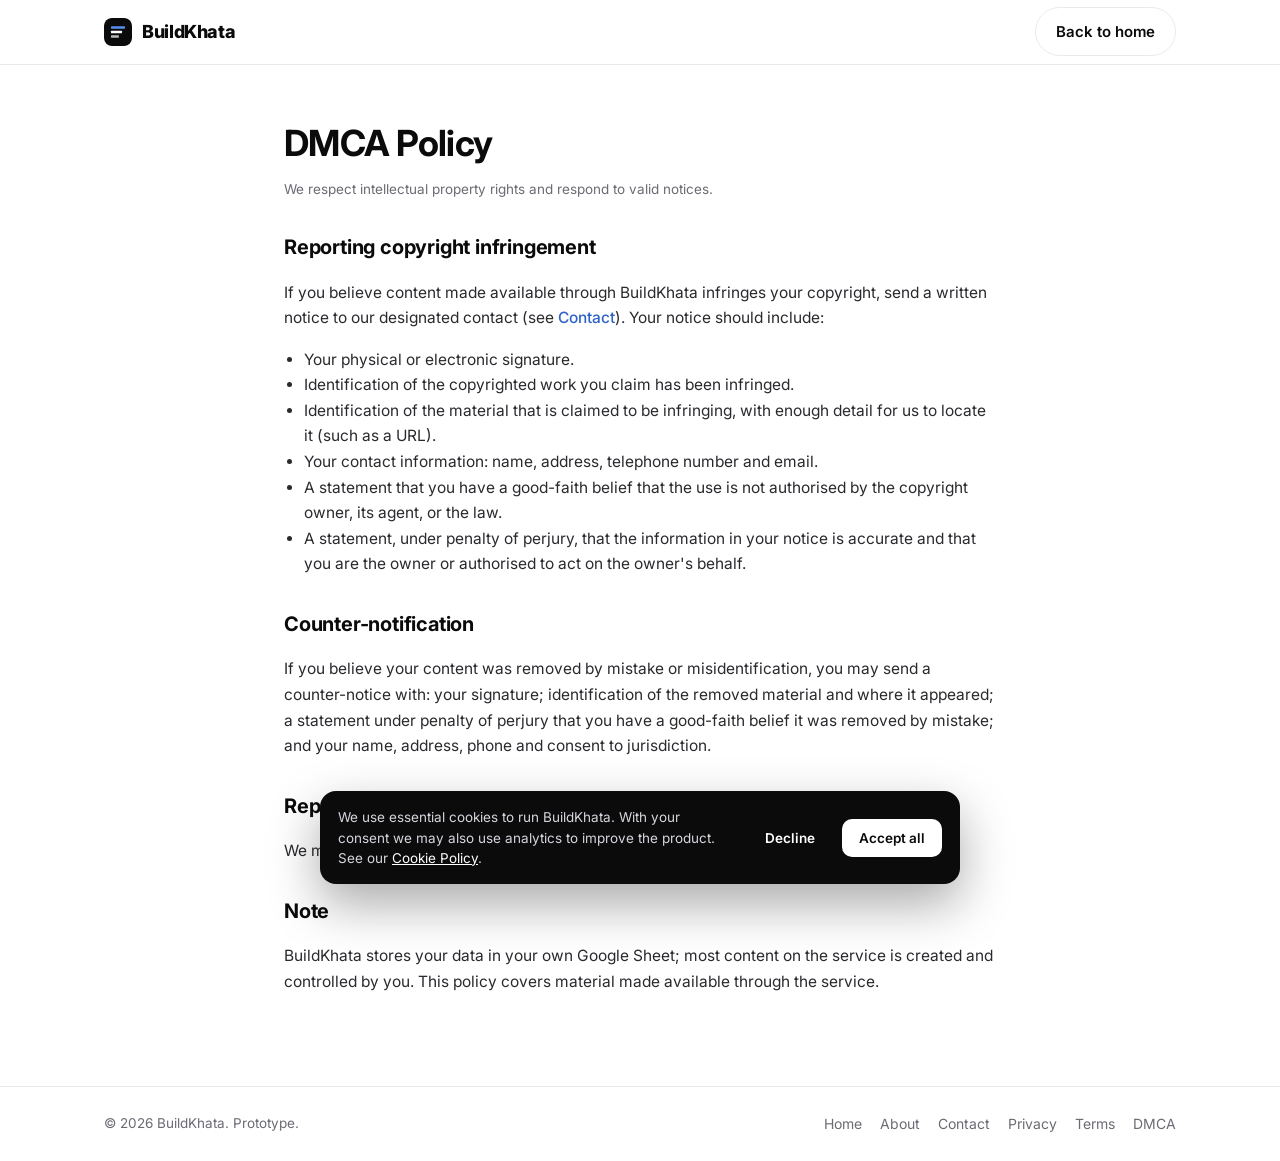
<file: dmca.html>
<!doctype html>
<html lang="en">
<head>
<meta charset="utf-8"/>
<meta name="viewport" content="width=device-width,initial-scale=1"/>
<title>DMCA Policy &middot; BuildKhata</title>
<meta name="description" content="How to report copyright infringement to BuildKhata."/>
<meta name="theme-color" content="#0B0B0C"/>
<link rel="icon" href="assets/icons/icon.svg"/>
<link href="https://fonts.googleapis.com/css2?family=Inter:wght@400;500;600;700;800&display=swap" rel="stylesheet"/>
<link rel="stylesheet" href="css/site.css"/>
</head>
<body>
<header class="nav scrolled"><div class="wrap nav-in">
  <a class="brand" href="index.html"><img src="assets/icons/icon.svg" alt=""/> BuildKhata</a>
  <a class="btn btn-ghost" href="index.html">Back to home</a>
</div></header>

<main class="doc">
  <h1>DMCA Policy</h1>
  <p class="updated">We respect intellectual property rights and respond to valid notices.</p>

  <h2>Reporting copyright infringement</h2>
  <p>If you believe content made available through BuildKhata infringes your copyright, send a written notice to our designated contact (see <a href="contact.html">Contact</a>). Your notice should include:</p>
  <ul>
    <li>Your physical or electronic signature.</li>
    <li>Identification of the copyrighted work you claim has been infringed.</li>
    <li>Identification of the material that is claimed to be infringing, with enough detail for us to locate it (such as a URL).</li>
    <li>Your contact information: name, address, telephone number and email.</li>
    <li>A statement that you have a good-faith belief that the use is not authorised by the copyright owner, its agent, or the law.</li>
    <li>A statement, under penalty of perjury, that the information in your notice is accurate and that you are the owner or authorised to act on the owner's behalf.</li>
  </ul>

  <h2>Counter-notification</h2>
  <p>If you believe your content was removed by mistake or misidentification, you may send a counter-notice with: your signature; identification of the removed material and where it appeared; a statement under penalty of perjury that you have a good-faith belief it was removed by mistake; and your name, address, phone and consent to jurisdiction.</p>

  <h2>Repeat infringers</h2>
  <p>We may suspend or terminate access for users who are found to be repeat infringers.</p>

  <h2>Note</h2>
  <p>BuildKhata stores your data in your own Google Sheet; most content on the service is created and controlled by you. This policy covers material made available through the service.</p>
</main>

<footer class="policy-foot"><div class="wrap">
  <span class="muted" style="font-size:13.5px">&copy; <span id="yr"></span> BuildKhata. Prototype.</span>
  <nav class="policy-links">
    <a href="index.html">Home</a><a href="about.html">About</a><a href="contact.html">Contact</a><a href="privacy.html">Privacy</a><a href="terms.html">Terms</a><a href="dmca.html">DMCA</a>
  </nav>
</div></footer>
<script src="js/consent.js"></script>
<script>document.getElementById('yr').textContent=new Date().getFullYear();</script>
</body>
</html>
</file>
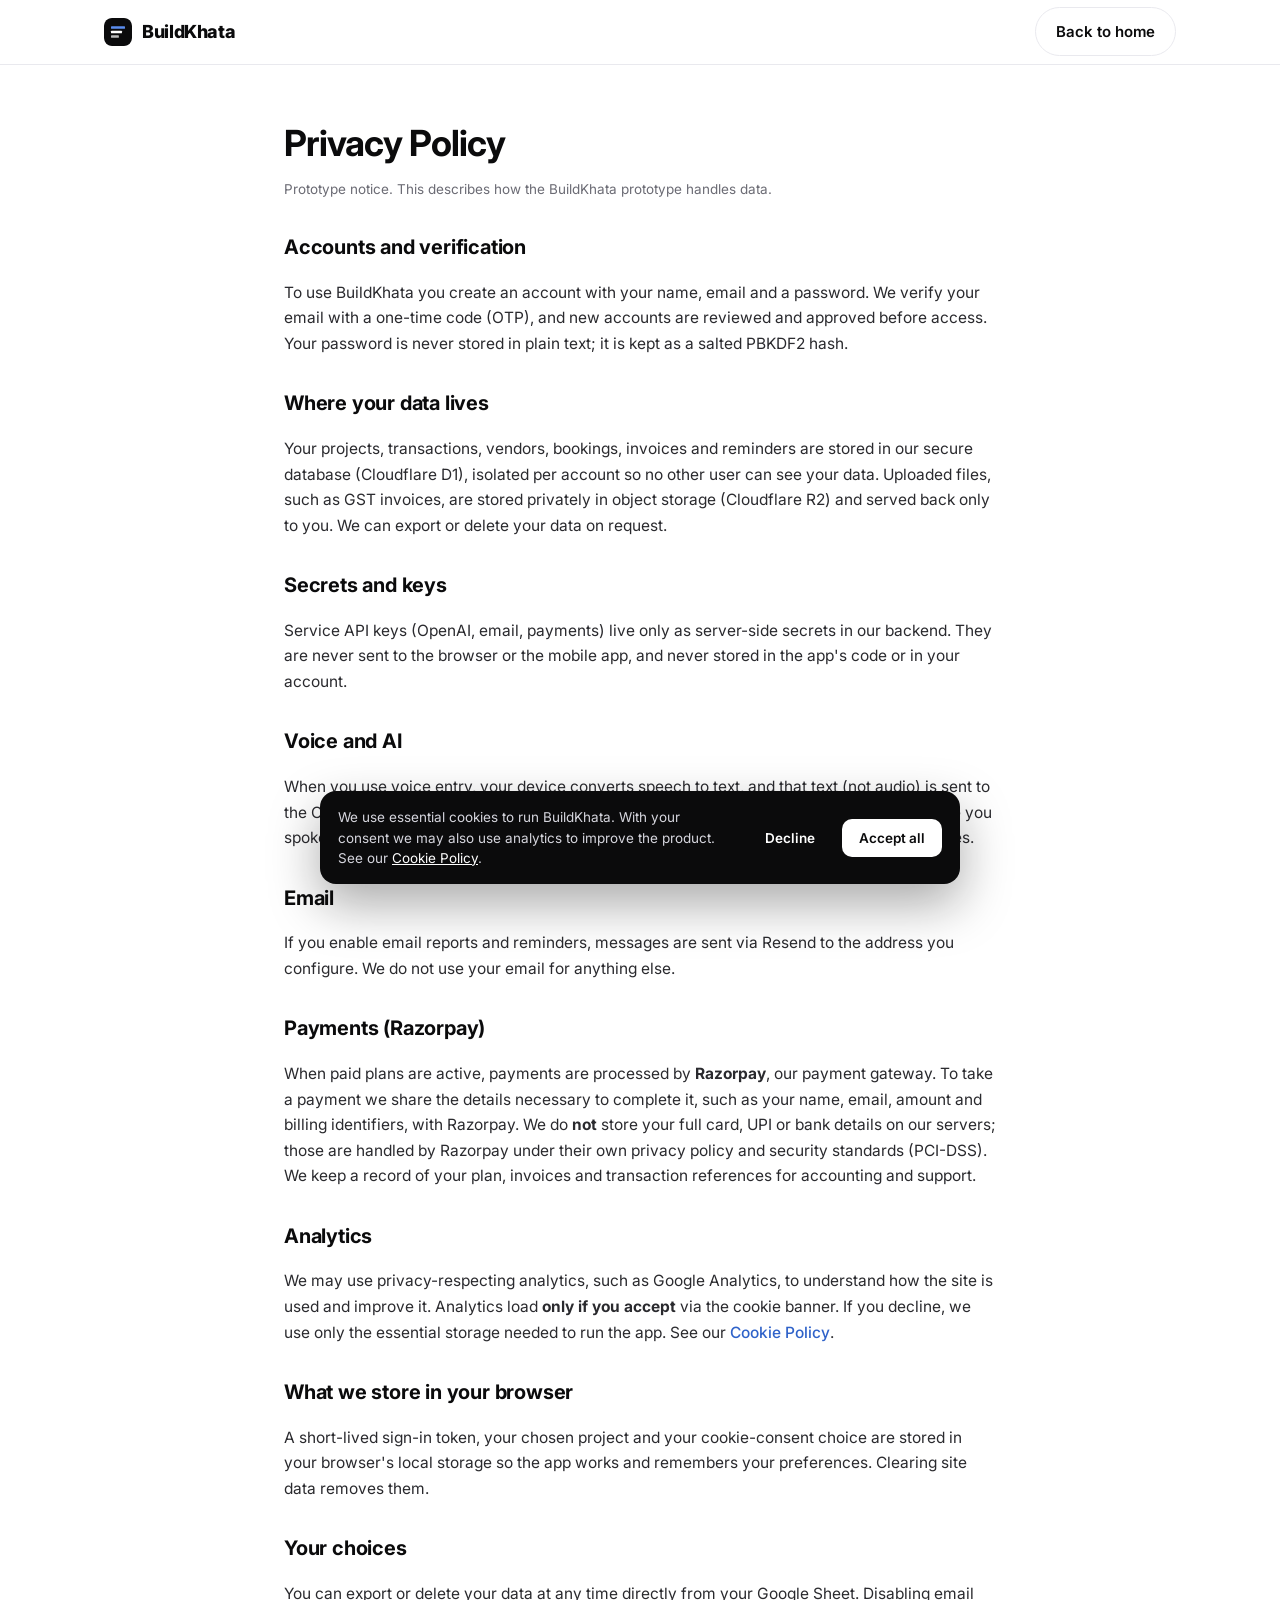
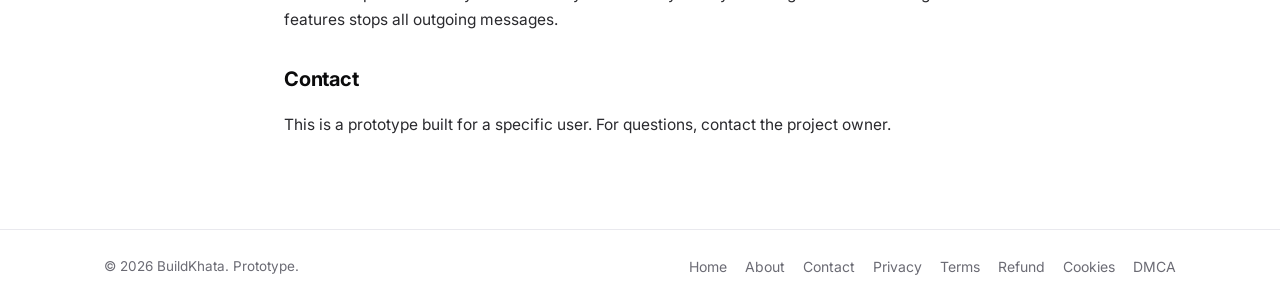
<file: privacy.html>
<!doctype html>
<html lang="en">
<head>
<meta charset="utf-8"/>
<meta name="viewport" content="width=device-width,initial-scale=1"/>
<title>Privacy Policy &middot; BuildKhata</title>
<meta name="description" content="How BuildKhata handles your data. Your projects and transactions stay in your own Google Sheet."/>
<meta name="theme-color" content="#0B0B0C"/>
<link rel="icon" href="assets/icons/icon.svg"/>
<link href="https://fonts.googleapis.com/css2?family=Inter:wght@400;500;600;700;800&display=swap" rel="stylesheet"/>
<link rel="stylesheet" href="css/site.css"/>
</head>
<body>
<header class="nav scrolled"><div class="wrap nav-in">
  <a class="brand" href="index.html"><img src="assets/icons/icon.svg" alt=""/> BuildKhata</a>
  <a class="btn btn-ghost" href="index.html">Back to home</a>
</div></header>

<main class="doc">
  <h1>Privacy Policy</h1>
  <p class="updated">Prototype notice. This describes how the BuildKhata prototype handles data.</p>

  <h2>Accounts and verification</h2>
  <p>To use BuildKhata you create an account with your name, email and a password. We verify your email with a one-time code (OTP), and new accounts are reviewed and approved before access. Your password is never stored in plain text; it is kept as a salted PBKDF2 hash.</p>

  <h2>Where your data lives</h2>
  <p>Your projects, transactions, vendors, bookings, invoices and reminders are stored in our secure database (Cloudflare D1), isolated per account so no other user can see your data. Uploaded files, such as GST invoices, are stored privately in object storage (Cloudflare R2) and served back only to you. We can export or delete your data on request.</p>

  <h2>Secrets and keys</h2>
  <p>Service API keys (OpenAI, email, payments) live only as server-side secrets in our backend. They are never sent to the browser or the mobile app, and never stored in the app's code or in your account.</p>

  <h2>Voice and AI</h2>
  <p>When you use voice entry, your device converts speech to text, and that text (not audio) is sent to the OpenAI GPT API through the backend to extract the transaction details. Only the sentence you spoke is sent; it is used to produce the structured entry and is subject to OpenAI's data policies.</p>

  <h2>Email</h2>
  <p>If you enable email reports and reminders, messages are sent via Resend to the address you configure. We do not use your email for anything else.</p>

  <h2>Payments (Razorpay)</h2>
  <p>When paid plans are active, payments are processed by <strong>Razorpay</strong>, our payment gateway. To take a payment we share the details necessary to complete it, such as your name, email, amount and billing identifiers, with Razorpay. We do <strong>not</strong> store your full card, UPI or bank details on our servers; those are handled by Razorpay under their own privacy policy and security standards (PCI-DSS). We keep a record of your plan, invoices and transaction references for accounting and support.</p>

  <h2>Analytics</h2>
  <p>We may use privacy-respecting analytics, such as Google Analytics, to understand how the site is used and improve it. Analytics load <strong>only if you accept</strong> via the cookie banner. If you decline, we use only the essential storage needed to run the app. See our <a href="cookies.html">Cookie Policy</a>.</p>

  <h2>What we store in your browser</h2>
  <p>A short-lived sign-in token, your chosen project and your cookie-consent choice are stored in your browser's local storage so the app works and remembers your preferences. Clearing site data removes them.</p>

  <h2>Your choices</h2>
  <p>You can export or delete your data at any time directly from your Google Sheet. Disabling email features stops all outgoing messages.</p>

  <h2>Contact</h2>
  <p>This is a prototype built for a specific user. For questions, contact the project owner.</p>
</main>

<footer class="policy-foot"><div class="wrap">
  <span class="muted" style="font-size:13.5px">&copy; <span id="yr"></span> BuildKhata. Prototype.</span>
  <nav class="policy-links">
    <a href="index.html">Home</a><a href="about.html">About</a><a href="contact.html">Contact</a><a href="privacy.html">Privacy</a><a href="terms.html">Terms</a><a href="refund.html">Refund</a><a href="cookies.html">Cookies</a><a href="dmca.html">DMCA</a>
  </nav>
</div></footer>
<script src="js/consent.js"></script>
<script>document.getElementById('yr').textContent=new Date().getFullYear();</script>
</body>
</html>
</file>
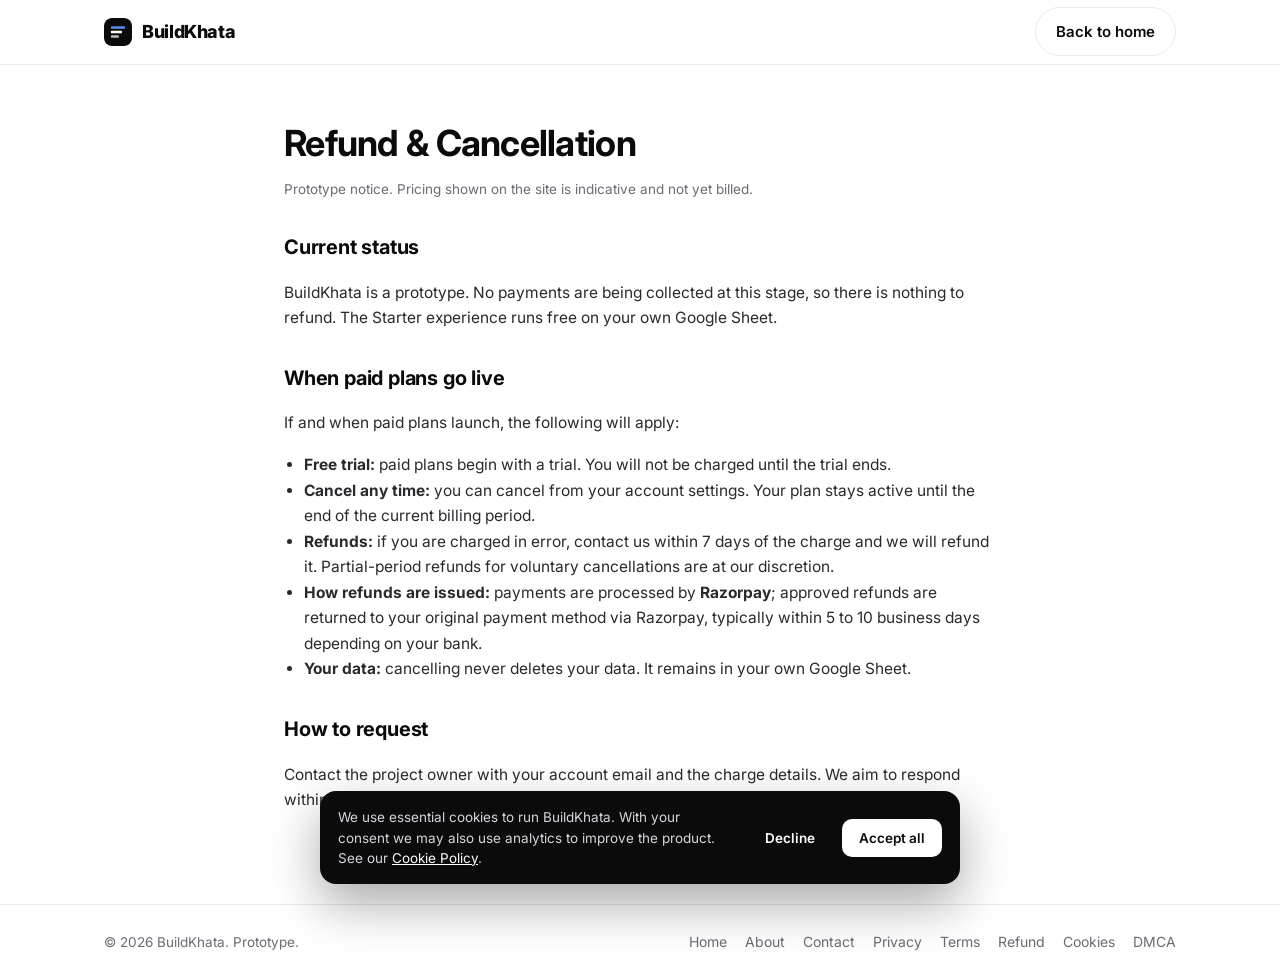
<file: refund.html>
<!doctype html>
<html lang="en">
<head>
<meta charset="utf-8"/>
<meta name="viewport" content="width=device-width,initial-scale=1"/>
<title>Refund &amp; Cancellation &middot; BuildKhata</title>
<meta name="description" content="Refund and cancellation policy for the BuildKhata prototype."/>
<meta name="theme-color" content="#0B0B0C"/>
<link rel="icon" href="assets/icons/icon.svg"/>
<link href="https://fonts.googleapis.com/css2?family=Inter:wght@400;500;600;700;800&display=swap" rel="stylesheet"/>
<link rel="stylesheet" href="css/site.css"/>
</head>
<body>
<header class="nav scrolled"><div class="wrap nav-in">
  <a class="brand" href="index.html"><img src="assets/icons/icon.svg" alt=""/> BuildKhata</a>
  <a class="btn btn-ghost" href="index.html">Back to home</a>
</div></header>

<main class="doc">
  <h1>Refund &amp; Cancellation</h1>
  <p class="updated">Prototype notice. Pricing shown on the site is indicative and not yet billed.</p>

  <h2>Current status</h2>
  <p>BuildKhata is a prototype. No payments are being collected at this stage, so there is nothing to refund. The Starter experience runs free on your own Google Sheet.</p>

  <h2>When paid plans go live</h2>
  <p>If and when paid plans launch, the following will apply:</p>
  <ul>
    <li><strong>Free trial:</strong> paid plans begin with a trial. You will not be charged until the trial ends.</li>
    <li><strong>Cancel any time:</strong> you can cancel from your account settings. Your plan stays active until the end of the current billing period.</li>
    <li><strong>Refunds:</strong> if you are charged in error, contact us within 7 days of the charge and we will refund it. Partial-period refunds for voluntary cancellations are at our discretion.</li>
    <li><strong>How refunds are issued:</strong> payments are processed by <strong>Razorpay</strong>; approved refunds are returned to your original payment method via Razorpay, typically within 5 to 10 business days depending on your bank.</li>
    <li><strong>Your data:</strong> cancelling never deletes your data. It remains in your own Google Sheet.</li>
  </ul>

  <h2>How to request</h2>
  <p>Contact the project owner with your account email and the charge details. We aim to respond within a few business days.</p>
</main>

<footer class="policy-foot"><div class="wrap">
  <span class="muted" style="font-size:13.5px">&copy; <span id="yr"></span> BuildKhata. Prototype.</span>
  <nav class="policy-links">
    <a href="index.html">Home</a><a href="about.html">About</a><a href="contact.html">Contact</a><a href="privacy.html">Privacy</a><a href="terms.html">Terms</a><a href="refund.html">Refund</a><a href="cookies.html">Cookies</a><a href="dmca.html">DMCA</a>
  </nav>
</div></footer>
<script src="js/consent.js"></script>
<script>document.getElementById('yr').textContent=new Date().getFullYear();</script>
</body>
</html>
</file>
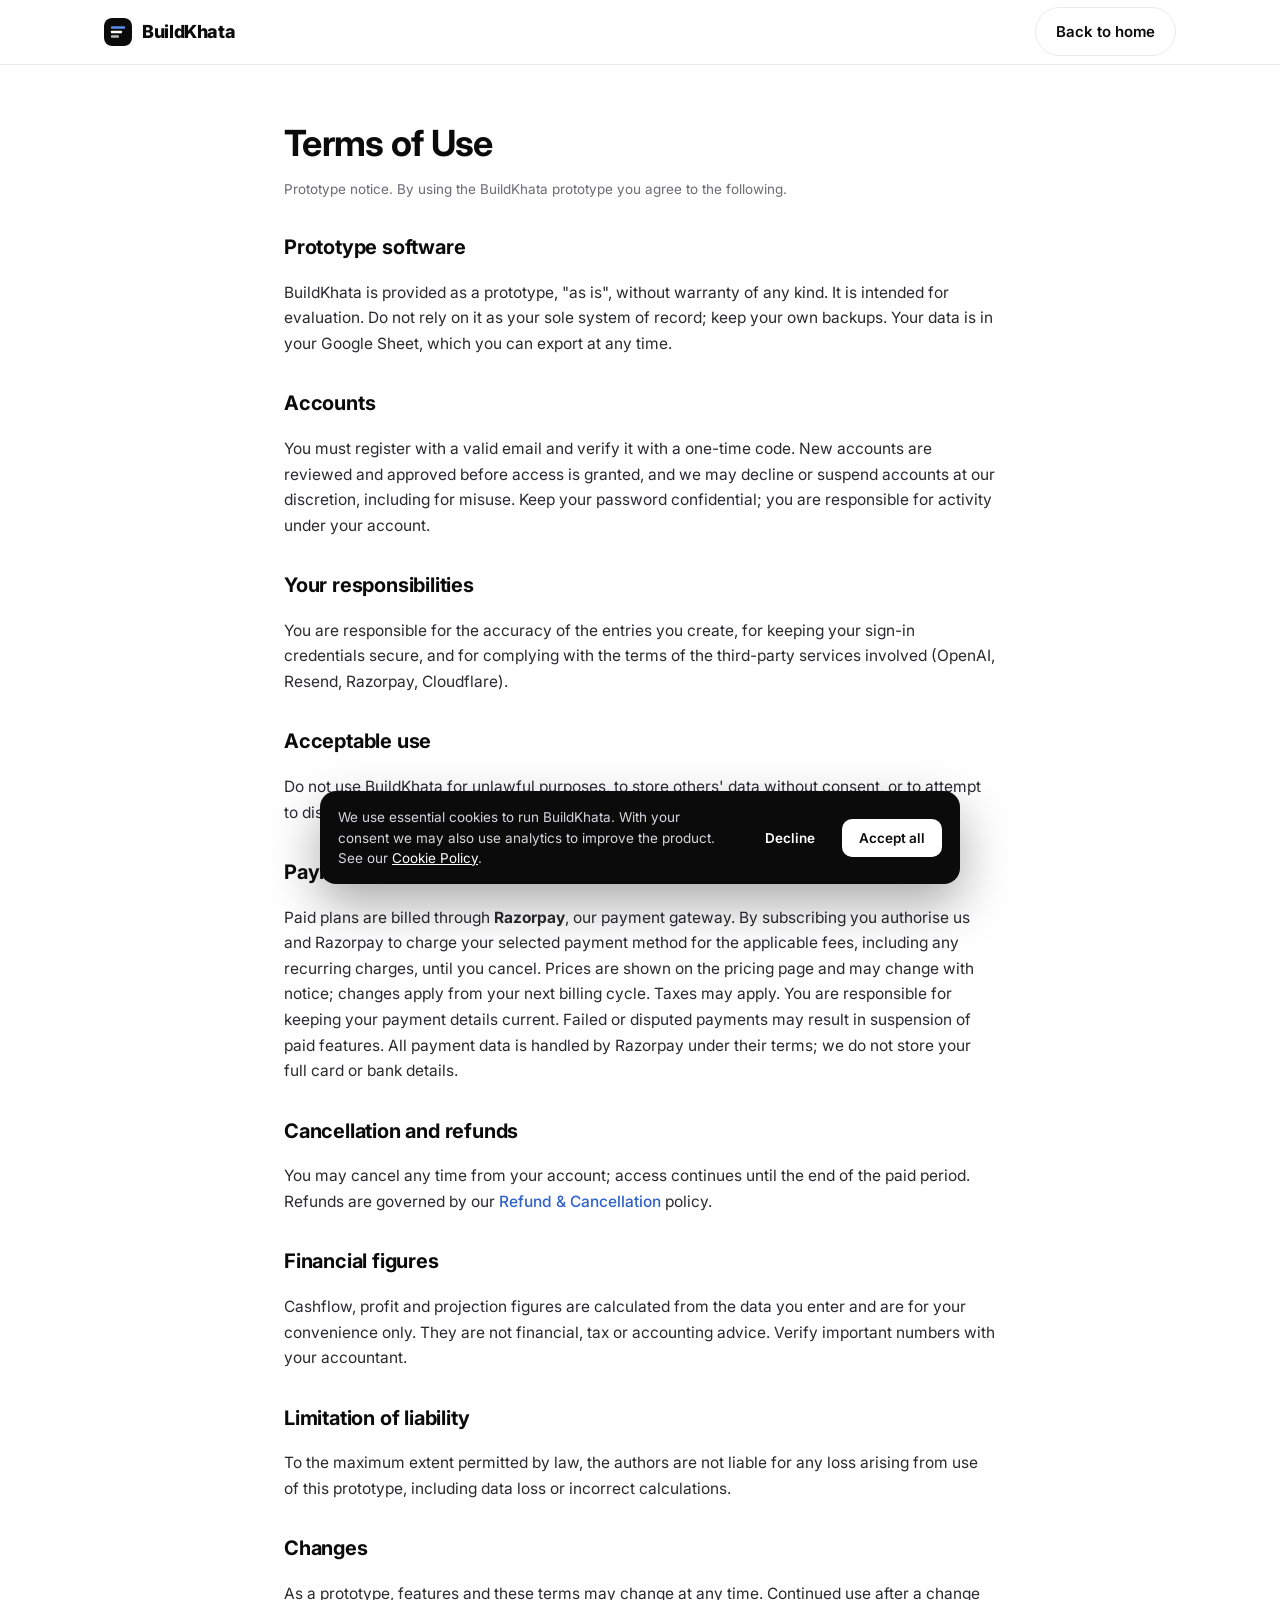
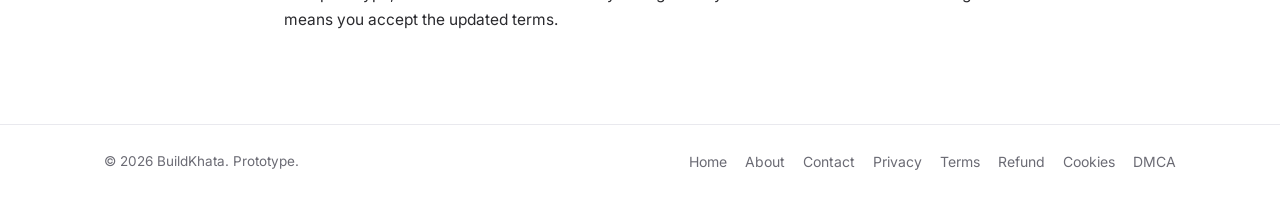
<file: terms.html>
<!doctype html>
<html lang="en">
<head>
<meta charset="utf-8"/>
<meta name="viewport" content="width=device-width,initial-scale=1"/>
<title>Terms of Use &middot; BuildKhata</title>
<meta name="description" content="Terms of use for the BuildKhata prototype."/>
<meta name="theme-color" content="#0B0B0C"/>
<link rel="icon" href="assets/icons/icon.svg"/>
<link href="https://fonts.googleapis.com/css2?family=Inter:wght@400;500;600;700;800&display=swap" rel="stylesheet"/>
<link rel="stylesheet" href="css/site.css"/>
</head>
<body>
<header class="nav scrolled"><div class="wrap nav-in">
  <a class="brand" href="index.html"><img src="assets/icons/icon.svg" alt=""/> BuildKhata</a>
  <a class="btn btn-ghost" href="index.html">Back to home</a>
</div></header>

<main class="doc">
  <h1>Terms of Use</h1>
  <p class="updated">Prototype notice. By using the BuildKhata prototype you agree to the following.</p>

  <h2>Prototype software</h2>
  <p>BuildKhata is provided as a prototype, "as is", without warranty of any kind. It is intended for evaluation. Do not rely on it as your sole system of record; keep your own backups. Your data is in your Google Sheet, which you can export at any time.</p>

  <h2>Accounts</h2>
  <p>You must register with a valid email and verify it with a one-time code. New accounts are reviewed and approved before access is granted, and we may decline or suspend accounts at our discretion, including for misuse. Keep your password confidential; you are responsible for activity under your account.</p>

  <h2>Your responsibilities</h2>
  <p>You are responsible for the accuracy of the entries you create, for keeping your sign-in credentials secure, and for complying with the terms of the third-party services involved (OpenAI, Resend, Razorpay, Cloudflare).</p>

  <h2>Acceptable use</h2>
  <p>Do not use BuildKhata for unlawful purposes, to store others' data without consent, or to attempt to disrupt the service. You must have the right to enter any information you add.</p>

  <h2>Payments and subscriptions</h2>
  <p>Paid plans are billed through <strong>Razorpay</strong>, our payment gateway. By subscribing you authorise us and Razorpay to charge your selected payment method for the applicable fees, including any recurring charges, until you cancel. Prices are shown on the pricing page and may change with notice; changes apply from your next billing cycle. Taxes may apply. You are responsible for keeping your payment details current. Failed or disputed payments may result in suspension of paid features. All payment data is handled by Razorpay under their terms; we do not store your full card or bank details.</p>

  <h2>Cancellation and refunds</h2>
  <p>You may cancel any time from your account; access continues until the end of the paid period. Refunds are governed by our <a href="refund.html">Refund &amp; Cancellation</a> policy.</p>

  <h2>Financial figures</h2>
  <p>Cashflow, profit and projection figures are calculated from the data you enter and are for your convenience only. They are not financial, tax or accounting advice. Verify important numbers with your accountant.</p>

  <h2>Limitation of liability</h2>
  <p>To the maximum extent permitted by law, the authors are not liable for any loss arising from use of this prototype, including data loss or incorrect calculations.</p>

  <h2>Changes</h2>
  <p>As a prototype, features and these terms may change at any time. Continued use after a change means you accept the updated terms.</p>
</main>

<footer class="policy-foot"><div class="wrap">
  <span class="muted" style="font-size:13.5px">&copy; <span id="yr"></span> BuildKhata. Prototype.</span>
  <nav class="policy-links">
    <a href="index.html">Home</a><a href="about.html">About</a><a href="contact.html">Contact</a><a href="privacy.html">Privacy</a><a href="terms.html">Terms</a><a href="refund.html">Refund</a><a href="cookies.html">Cookies</a><a href="dmca.html">DMCA</a>
  </nav>
</div></footer>
<script src="js/consent.js"></script>
<script>document.getElementById('yr').textContent=new Date().getFullYear();</script>
</body>
</html>
</file>
<file: css/site.css>
/* BuildKhata — marketing site. Black & white, sleek, soft accents, smooth motion. */
:root{
  --ink:#0B0B0C; --ink2:#2A2A2E; --muted:#6B6B74; --line:#E9E9EE;
  --surface:#FFFFFF; --surface2:#F6F6F8; --surface3:#F0F0F4;
  --accent:#5B8DEF; --accent-ink:#2F62C9; --accent-soft:#E8EFFE;
  --income:#2FA37C; --expense:#E05A5A;
  --radius:16px; --radius-sm:10px;
  --shadow:0 1px 2px rgba(11,11,12,.04),0 8px 30px rgba(11,11,12,.06);
  --shadow-lg:0 2px 4px rgba(11,11,12,.05),0 24px 60px rgba(11,11,12,.12);
  --ease:cubic-bezier(.22,.61,.36,1);
  --maxw:1120px;
}
*{box-sizing:border-box}
html{scroll-behavior:smooth}
body{
  margin:0;background:var(--surface);color:var(--ink);
  font-family:'Inter',-apple-system,BlinkMacSystemFont,'Segoe UI',Roboto,Helvetica,Arial,sans-serif;
  line-height:1.55;-webkit-font-smoothing:antialiased;text-rendering:optimizeLegibility;
}
a{color:inherit;text-decoration:none}
img,svg{display:block;max-width:100%}
.wrap{max-width:var(--maxw);margin:0 auto;padding:0 24px}
.muted{color:var(--muted)}
.center{text-align:center}

/* buttons */
.btn{display:inline-flex;align-items:center;gap:8px;font-weight:600;font-size:15px;
  padding:12px 20px;border-radius:999px;border:1px solid transparent;cursor:pointer;
  transition:transform .18s var(--ease),background .18s var(--ease),box-shadow .18s var(--ease),border-color .18s var(--ease);
  will-change:transform}
.btn:active{transform:translateY(1px)}
.btn-dark{background:var(--ink);color:#fff}
.btn-dark:hover{background:#000;box-shadow:var(--shadow);transform:translateY(-1px)}
.btn-ghost{background:transparent;border-color:var(--line);color:var(--ink)}
.btn-ghost:hover{background:var(--surface2);transform:translateY(-1px)}
.btn-accent{background:var(--accent);color:#fff}
.btn-accent:hover{background:var(--accent-ink);transform:translateY(-1px);box-shadow:0 10px 24px rgba(91,141,239,.3)}
.btn-lg{padding:15px 26px;font-size:16px}

/* nav */
.nav{position:fixed;top:0;left:0;right:0;z-index:50;transition:background .3s var(--ease),box-shadow .3s var(--ease),border-color .3s var(--ease);
  border-bottom:1px solid transparent}
.nav.scrolled{background:rgba(255,255,255,.8);backdrop-filter:saturate(180%) blur(14px);border-color:var(--line)}
.nav-in{display:flex;align-items:center;justify-content:space-between;height:64px}
.brand{display:flex;align-items:center;gap:10px;font-weight:800;letter-spacing:-.02em;font-size:18px}
.brand img{width:28px;height:28px;border-radius:8px}
.nav-links{display:flex;align-items:center;gap:28px}
.nav-links a{font-size:14.5px;color:var(--ink2);font-weight:500;transition:color .18s var(--ease)}
.nav-links a:hover{color:var(--ink)}
.nav-cta{display:flex;align-items:center;gap:10px}
.nav-toggle{display:none;background:none;border:0;cursor:pointer;padding:8px}
.nav-toggle span{display:block;width:22px;height:2px;background:var(--ink);margin:4px 0;transition:.25s var(--ease)}

/* hero */
.hero{padding:150px 0 90px;position:relative;overflow:hidden}
.hero:before{content:"";position:absolute;inset:0;background:
  radial-gradient(60% 50% at 80% -10%,rgba(91,141,239,.12),transparent 70%),
  radial-gradient(40% 40% at 0% 20%,rgba(47,163,124,.08),transparent 70%);pointer-events:none}
.hero-grid{display:grid;grid-template-columns:1.05fr .95fr;gap:56px;align-items:center;position:relative}
.eyebrow{display:inline-flex;align-items:center;gap:8px;font-size:13px;font-weight:600;color:var(--accent-ink);
  background:var(--accent-soft);padding:6px 12px;border-radius:999px;margin-bottom:22px}
.eyebrow .dot{width:7px;height:7px;border-radius:50%;background:var(--accent)}
h1.hero-title{font-size:clamp(34px,5vw,58px);line-height:1.04;letter-spacing:-.03em;margin:0 0 18px;font-weight:800}
.hero-sub{font-size:19px;color:var(--muted);max-width:34ch;margin:0 0 22px}
.aud-chips{list-style:none;display:flex;flex-wrap:wrap;gap:8px;padding:0;margin:0 0 28px}
.aud-chips li{font-size:12.5px;font-weight:600;color:var(--ink);background:var(--card-2,rgba(0,0,0,.04));border:1px solid var(--line);border-radius:999px;padding:6px 12px}
.hero-cta{display:flex;gap:12px;flex-wrap:wrap}
.hero-note{margin-top:18px;font-size:13px;color:var(--muted)}

/* phone/card mock */
.mock{background:var(--surface);border:1px solid var(--line);border-radius:24px;box-shadow:var(--shadow-lg);
  padding:18px;transform:translateY(0)}
.mock-head{display:flex;align-items:center;justify-content:space-between;margin-bottom:14px}
.mic{width:56px;height:56px;border-radius:50%;background:var(--ink);color:#fff;display:flex;align-items:center;justify-content:center;margin:6px auto 10px;position:relative}
.mic:after{content:"";position:absolute;inset:-8px;border-radius:50%;border:2px solid var(--accent);opacity:.5;animation:pulse 2s infinite}
@keyframes pulse{0%{transform:scale(.9);opacity:.6}70%{transform:scale(1.25);opacity:0}100%{opacity:0}}
.said{background:var(--surface2);border-radius:12px;padding:12px 14px;font-size:14.5px;color:var(--ink2);text-align:center;min-height:44px}
.chip-row{display:flex;gap:8px;flex-wrap:wrap;margin-top:14px}
.chip{font-size:12.5px;font-weight:600;padding:6px 11px;border-radius:999px;background:var(--surface3);color:var(--ink2)}
.chip.exp{background:var(--expense);color:#fff}
.chip.amt{background:var(--ink);color:#fff}
.entry-card{display:flex;align-items:center;justify-content:space-between;margin-top:14px;padding:12px 14px;border:1px solid var(--line);border-radius:12px}
.entry-card b{font-size:16px}

/* sections */
section{padding:84px 0}
.sec-head{max-width:640px;margin:0 auto 52px;text-align:center}
.sec-head .kicker{font-size:13px;font-weight:700;letter-spacing:.08em;text-transform:uppercase;color:var(--accent-ink)}
.sec-head h2{font-size:clamp(28px,3.4vw,40px);letter-spacing:-.025em;margin:10px 0 12px;font-weight:800}
.sec-head p{font-size:17px;color:var(--muted);margin:0}

.features{background:var(--surface2)}
.feat-grid{display:grid;grid-template-columns:repeat(3,1fr);gap:18px}
.feat{background:var(--surface);border:1px solid var(--line);border-radius:var(--radius);padding:24px;
  transition:transform .25s var(--ease),box-shadow .25s var(--ease)}
.feat:hover{transform:translateY(-4px);box-shadow:var(--shadow)}
.feat .ico{width:42px;height:42px;border-radius:11px;background:var(--accent-soft);color:var(--accent-ink);
  display:flex;align-items:center;justify-content:center;font-size:20px;margin-bottom:14px}
.feat h3{margin:0 0 6px;font-size:17px;letter-spacing:-.01em}
.feat p{margin:0;font-size:14.5px;color:var(--muted)}

/* how it works */
.steps{display:grid;grid-template-columns:repeat(3,1fr);gap:24px;counter-reset:step}
.step{position:relative;padding-top:12px}
.step .n{width:36px;height:36px;border-radius:50%;background:var(--ink);color:#fff;display:flex;align-items:center;justify-content:center;font-weight:700;margin-bottom:14px}
.step h3{margin:0 0 6px;font-size:18px}
.step p{margin:0;color:var(--muted);font-size:15px}

/* pricing */
.pricing{background:var(--surface2)}
.price-grid{display:grid;grid-template-columns:repeat(3,1fr);gap:18px;align-items:stretch}
.plan{background:var(--surface);border:1px solid var(--line);border-radius:var(--radius);padding:28px;display:flex;flex-direction:column;
  transition:transform .25s var(--ease),box-shadow .25s var(--ease)}
.plan:hover{transform:translateY(-4px);box-shadow:var(--shadow)}
.plan.featured{border-color:var(--ink);box-shadow:var(--shadow-lg);position:relative}
.plan.featured:before{content:"Most popular";position:absolute;top:-11px;left:50%;transform:translateX(-50%);
  background:var(--ink);color:#fff;font-size:11.5px;font-weight:700;padding:4px 12px;border-radius:999px}
.plan h3{margin:0 0 4px;font-size:16px;color:var(--muted);font-weight:600}
.plan .amt{font-size:40px;font-weight:800;letter-spacing:-.03em}
.plan .amt small{font-size:15px;font-weight:600;color:var(--muted)}
.plan ul{list-style:none;padding:0;margin:18px 0 24px;display:flex;flex-direction:column;gap:10px}
.plan li{font-size:14.5px;display:flex;gap:9px;align-items:flex-start;color:var(--ink2)}
.plan li:before{content:"✓";color:var(--income);font-weight:800}
.plan .btn{margin-top:auto;justify-content:center}

/* cta band */
.cta-band{background:var(--ink);color:#fff;border-radius:24px;padding:56px;text-align:center;margin:0 24px}
.cta-band h2{font-size:clamp(26px,3vw,36px);margin:0 0 10px;letter-spacing:-.02em}
.cta-band p{color:#b9b9c2;margin:0 0 26px;font-size:17px}
.cta-band .btn-accent{box-shadow:0 10px 30px rgba(91,141,239,.4)}

/* footer */
footer{padding:56px 0 40px;border-top:1px solid var(--line)}
.foot-grid{display:flex;justify-content:space-between;flex-wrap:wrap;gap:24px;align-items:flex-start}
.foot-links{display:flex;gap:28px;flex-wrap:wrap}
.foot-links a{font-size:14px;color:var(--muted)}
.foot-links a:hover{color:var(--ink)}
.copy{margin-top:30px;font-size:13px;color:var(--muted)}

/* scroll reveal */
.reveal{opacity:0;transform:translateY(22px);transition:opacity .7s var(--ease),transform .7s var(--ease)}
.reveal.in{opacity:1;transform:none}
.reveal[data-d="1"]{transition-delay:.08s}
.reveal[data-d="2"]{transition-delay:.16s}
.reveal[data-d="3"]{transition-delay:.24s}

@media (max-width:900px){
  .hero-grid,.feat-grid,.steps,.price-grid{grid-template-columns:1fr}
  .hero{padding:120px 0 60px}
  .nav-links,.nav-cta .btn-ghost{display:none}
  .nav-toggle{display:block}
  .nav.open .nav-links{display:flex;position:absolute;top:64px;left:0;right:0;flex-direction:column;align-items:stretch;
    gap:0;background:var(--surface);border-bottom:1px solid var(--line);padding:6px 20px 14px;box-shadow:0 20px 44px rgba(11,11,12,.12)}
  .nav.open .nav-links a{padding:15px 4px;font-size:16px;font-weight:600;text-align:left;border-bottom:1px solid var(--line);color:var(--ink)}
  .nav.open .nav-links a:last-child{border-bottom:0;color:var(--accent-ink);font-weight:700}
  .cta-band{padding:40px 22px}
}
@media (prefers-reduced-motion:reduce){
  *{animation:none!important}
  .reveal{opacity:1;transform:none;transition:none}
  html{scroll-behavior:auto}
}

/* ============ v2 marketing sections ============ */
.mobile-only{display:none}
.nav .ic{width:22px;height:22px}

/* powered-by / badges */
.powered{padding:40px 0 8px}
.powered-label{text-align:center;color:var(--muted);font-size:12.5px;font-weight:600;letter-spacing:.06em;text-transform:uppercase;margin:0 0 18px}
.badges{display:flex;flex-wrap:wrap;gap:12px;justify-content:center}
.badge{display:inline-flex;align-items:center;gap:8px;font-size:14px;font-weight:600;color:var(--ink2);background:var(--surface);border:1px solid var(--line);padding:10px 16px;border-radius:999px;box-shadow:var(--shadow)}
.badge svg,.badge [data-ic]{width:18px;height:18px;color:var(--accent-ink);display:inline-flex}

/* try it */
.tryit{background:var(--surface2)}
.try-card{max-width:680px;margin:0 auto;background:var(--surface);border:1px solid var(--line);border-radius:20px;padding:24px;box-shadow:var(--shadow-lg)}
.try-in{display:flex;gap:10px}
.try-in input{flex:1;font-size:16px;padding:14px 16px;border:1px solid var(--line);border-radius:12px;font-family:inherit;color:var(--ink)}
.try-in input:focus{outline:none;border-color:var(--accent);box-shadow:0 0 0 3px var(--accent-soft)}
.try-in .btn{white-space:nowrap}
.try-in .btn [data-ic]{width:17px;height:17px;display:inline-flex}
.try-samples{display:flex;flex-wrap:wrap;gap:8px;margin-top:14px}
.sample{font-size:12.5px;font-weight:500;color:var(--ink2);background:var(--surface2);border:1px solid var(--line);padding:7px 12px;border-radius:999px;cursor:pointer;transition:all .15s var(--ease)}
.sample:hover{background:var(--ink);color:#fff;border-color:var(--ink)}
.try-result{margin-top:18px}
.try-note{margin:16px 0 0;font-size:12.5px;color:var(--muted)}
.pcard{border:1px solid var(--line);border-radius:14px;padding:16px;animation:popIn .3s var(--ease);background:var(--surface2)}
@keyframes popIn{from{opacity:0;transform:translateY(8px)}to{opacity:1;transform:none}}
.pcard .prow{display:flex;align-items:center;justify-content:space-between;gap:12px}
.pcard .pt{font-weight:700;font-size:16px}
.pcard .psub{font-size:12.5px;color:var(--muted);margin-top:2px}
.pcard .pamt{font-weight:800;font-size:20px;white-space:nowrap}
.pcard .pamt.in{color:var(--income)} .pcard .pamt.out{color:var(--expense)}
.pcard .pchips{display:flex;flex-wrap:wrap;gap:7px;margin-top:12px}

/* reviews */
.reviews{display:grid;grid-template-columns:repeat(3,1fr);gap:18px}
.review{margin:0;background:var(--surface);border:1px solid var(--line);border-radius:16px;padding:22px;transition:transform .25s var(--ease),box-shadow .25s var(--ease)}
.review:hover{transform:translateY(-4px);box-shadow:var(--shadow)}
.stars{color:#E2A93B;font-size:15px;letter-spacing:2px;margin-bottom:10px}
.review blockquote{margin:0 0 16px;font-size:15px;line-height:1.55;color:var(--ink2)}
.review figcaption{display:flex;align-items:center;gap:11px}
.review .av{width:38px;height:38px;border-radius:50%;background:var(--ink);color:#fff;display:grid;place-items:center;font-size:13px;font-weight:700;flex:none}
.review figcaption b{display:block;font-size:14px}
.review figcaption small{color:var(--muted);font-size:12.5px}

/* footer */
.foot-top{display:flex;justify-content:space-between;gap:40px;flex-wrap:wrap}
.foot-cols{display:flex;gap:56px;flex-wrap:wrap}
.foot-col h4{font-size:12px;text-transform:uppercase;letter-spacing:.06em;color:var(--muted);margin:0 0 12px}
.foot-col a{display:block;font-size:14px;color:var(--ink2);margin-bottom:9px}
.foot-col a:hover{color:var(--ink)}
.powered-foot{display:inline-flex;align-items:center;gap:7px;margin-top:16px;font-size:13px;font-weight:600;color:var(--ink2);background:var(--surface2);border:1px solid var(--line);padding:7px 12px;border-radius:999px}
.powered-foot [data-ic]{width:16px;height:16px;color:var(--accent-ink);display:inline-flex}

/* cookie consent banner */
.bk-consent{position:fixed;left:16px;right:16px;bottom:16px;z-index:200;background:var(--ink);color:#fff;border-radius:16px;box-shadow:0 20px 50px rgba(11,11,12,.35);animation:bkcIn .4s var(--ease);max-width:640px;margin:0 auto}
.bk-consent.out{opacity:0;transform:translateY(10px);transition:.35s}
.bk-consent-in{display:flex;align-items:center;gap:18px;padding:16px 18px;flex-wrap:wrap}
.bk-consent p{margin:0;font-size:13.5px;line-height:1.5;color:#d6d6de;flex:1;min-width:220px}
.bk-consent a{color:#fff;text-decoration:underline}
.bk-consent-btns{display:flex;gap:10px}
.bk-consent button{font-family:inherit;font-weight:600;font-size:13.5px;padding:10px 16px;border-radius:10px;cursor:pointer;border:1px solid transparent;transition:.15s var(--ease)}
.bk-c-decline{background:transparent;color:#fff;border-color:rgba(255,255,255,.25)}
.bk-c-decline:hover{background:rgba(255,255,255,.1)}
.bk-c-accept{background:#fff;color:var(--ink)}
.bk-c-accept:hover{background:#eee}
@keyframes bkcIn{from{opacity:0;transform:translateY(16px)}to{opacity:1;transform:none}}
@media (max-width:560px){.bk-consent-in{flex-direction:column;align-items:stretch}.bk-consent-btns{justify-content:flex-end}}

/* policy / document pages */
.doc{max-width:760px;margin:0 auto;padding:116px 24px 56px}
.doc h1{font-size:clamp(28px,4vw,36px);letter-spacing:-.02em;margin:0 0 6px}
.doc .updated{color:var(--muted);font-size:13.5px;margin:0 0 26px}
.doc h2{margin-top:32px;font-size:20px;letter-spacing:-.01em}
.doc p,.doc li{color:var(--ink2);font-size:15.5px;line-height:1.65}
.doc ul{padding-left:20px}
.doc a{color:var(--accent-ink);font-weight:500}
.policy-foot{border-top:1px solid var(--line);padding:26px 0;margin-top:20px}
.policy-foot .wrap{display:flex;gap:16px;flex-wrap:wrap;align-items:center;justify-content:space-between}
.policy-links{display:flex;gap:18px;flex-wrap:wrap}
.policy-links a{font-size:14px;color:var(--muted)} .policy-links a:hover{color:var(--ink)}

@media (max-width:900px){
  .reviews{grid-template-columns:1fr}
  .foot-top{flex-direction:column;gap:28px}
  .foot-cols{gap:36px}
  .try-in{flex-direction:column}
  .try-in .btn{justify-content:center}
  .mobile-only{display:block}
}

/* ============ v3 marketing: showcase, gpt band, devices, payments, workflow ============ */

/* showcase band */
.showcase{padding:44px 0}
.show-grid{display:grid;grid-template-columns:1fr 1fr;gap:18px}
.show-card{background:var(--surface);border:1px solid var(--line);border-radius:20px;padding:28px;box-shadow:var(--shadow);transition:transform .25s var(--ease),box-shadow .25s}
.show-card:hover{transform:translateY(-4px);box-shadow:var(--shadow-lg)}
.show-card h3{font-size:21px;margin:14px 0 8px;letter-spacing:-.02em}
.show-card p{color:var(--muted);margin:0;font-size:14.5px}
.show-dark{grid-column:1 / -1;background:var(--ink);color:#fff;border-color:var(--ink);display:grid;grid-template-columns:1.05fr .95fr;gap:30px;align-items:center;background-image:radial-gradient(60% 120% at 100% 0%,rgba(91,141,239,.18),transparent 60%)}
.show-dark .show-text h3{color:#fff;font-size:27px;margin:16px 0 10px}
.show-dark .show-text p{color:#b9b9c2;font-size:15.5px}
.show-tag{display:inline-flex;align-items:center;gap:6px;font-size:12.5px;font-weight:700;padding:6px 12px;border-radius:999px;background:rgba(255,255,255,.1);color:#fff}
.show-tag svg,.show-tag [data-ic]{width:15px;height:15px;display:inline-flex}
.show-tag.light{background:var(--accent-soft);color:var(--accent-ink)}
.show-demo{background:rgba(255,255,255,.05);border:1px solid rgba(255,255,255,.12);border-radius:16px;padding:22px}
.show-said{font-size:16px;margin-bottom:14px;color:#fff}
.lang-chips{display:flex;gap:8px;flex-wrap:wrap;margin-top:16px}
.lang-chips span{font-size:13px;font-weight:600;padding:7px 13px;border-radius:999px;background:var(--surface2);border:1px solid var(--line);color:var(--ink2)}

/* animated waveform */
.wave{display:flex;align-items:center;gap:3px;height:46px;margin-top:16px}
.wave i{flex:1;min-width:2px;background:var(--accent);border-radius:3px;height:22%;animation:waveb 1.1s ease-in-out infinite}
@keyframes waveb{0%,100%{height:16%;opacity:.6}50%{height:92%;opacity:1}}

/* powered by gpt band */
.gptband{padding:30px 0}
.gpt-card{background:var(--ink);color:#fff;border-radius:24px;padding:40px;display:grid;grid-template-columns:200px 1fr;gap:34px;align-items:center;background-image:radial-gradient(55% 90% at 8% 0%,rgba(91,141,239,.18),transparent 62%),radial-gradient(45% 90% at 100% 100%,rgba(255,255,255,.07),transparent 60%)}
.gpt-logo{width:150px;height:150px;border-radius:50%;margin:0 auto;display:grid;place-items:center;border:1px solid rgba(255,255,255,.16);position:relative;background:rgba(255,255,255,.03)}
.gpt-logo:before{content:"";position:absolute;inset:-1px;border-radius:50%;box-shadow:0 0 46px rgba(91,141,239,.42)}
.gpt-logo [data-ic]{width:64px;height:64px;color:#fff;display:inline-flex}
.gpt-kicker{font-size:12.5px;font-weight:800;letter-spacing:.1em;text-transform:uppercase;color:#93B4F8}
.gpt-content h2{font-size:clamp(24px,3vw,34px);margin:8px 0 22px;letter-spacing:-.02em}
.gpt-rows{display:flex;flex-direction:column;gap:18px}
.gpt-row{display:flex;gap:14px;align-items:flex-start}
.gpt-ic{width:40px;height:40px;border-radius:11px;background:rgba(255,255,255,.08);display:grid;place-items:center;color:#fff;flex:none}
.gpt-ic [data-ic]{width:20px;height:20px;display:inline-flex}
.gpt-row b{font-size:16px}
.gpt-row p{margin:4px 0 0;color:#b9b9c2;font-size:14.5px;line-height:1.55}

/* devices */
.devices{display:grid;grid-template-columns:1fr 1fr;gap:18px}
.dev-card{background:var(--surface2);border:1px solid var(--line);border-radius:20px;padding:28px;overflow:hidden}
.dev-text h3{font-size:22px;margin:0 0 8px;letter-spacing:-.02em}
.dev-text p{color:var(--muted);margin:0 0 16px;font-size:15px}
.dev-visual{display:flex;justify-content:center;align-items:flex-end;margin-top:24px;min-height:200px}
.laptop{width:330px;max-width:100%}
.laptop-screen{background:var(--ink);border:6px solid #1a1a1e;border-radius:12px;padding:14px;color:#fff;height:184px;overflow:hidden}
.laptop-base{height:11px;background:#1a1a1e;border-radius:0 0 12px 12px;width:112%;margin:-1px 0 0 -6%}
.phone{width:182px;background:#1a1a1e;border-radius:30px;padding:9px;position:relative;box-shadow:var(--shadow-lg)}
.phone-notch{position:absolute;top:9px;left:50%;transform:translateX(-50%);width:66px;height:15px;background:#000;border-radius:0 0 12px 12px;z-index:2}
.phone-screen{background:#0f0f12;border-radius:22px;padding:30px 12px 58px;color:#fff;min-height:320px;position:relative}
.phone-mic{position:absolute;bottom:14px;left:50%;transform:translateX(-50%);width:46px;height:46px;border-radius:50%;background:var(--accent);display:grid;place-items:center;color:#fff;box-shadow:0 0 0 0 rgba(91,141,239,.5);animation:aiPulse2 2.4s infinite}
.phone-mic [data-ic]{width:21px;height:21px;display:inline-flex}
@keyframes aiPulse2{0%{box-shadow:0 0 0 0 rgba(91,141,239,.5)}70%{box-shadow:0 0 0 12px rgba(91,141,239,0)}100%{box-shadow:0 0 0 0 rgba(91,141,239,0)}}
.mini-top{display:flex;align-items:center;justify-content:space-between;margin-bottom:12px}
.mini-brand{display:flex;align-items:center;gap:6px;font-weight:700;font-size:12px;color:#fff}
.mini-brand img{width:16px;height:16px;border-radius:5px}
.mini-chip.rec{display:inline-flex;align-items:center;gap:5px;font-size:10.5px;color:#fff;background:rgba(224,90,90,.24);padding:3px 8px;border-radius:999px}
.mini-chip.rec i{width:6px;height:6px;border-radius:50%;background:var(--expense);animation:dotp 1.3s infinite}
@keyframes dotp{0%,100%{opacity:1}50%{opacity:.25}}
.mini-said{font-size:12.5px;color:#e6e6ea;background:rgba(255,255,255,.06);padding:10px 12px;border-radius:10px;line-height:1.4}
.mini-chips{display:flex;gap:6px;flex-wrap:wrap;margin-top:10px}

/* payment strip */
.pay-strip{display:flex;align-items:center;justify-content:center;gap:12px;flex-wrap:wrap;margin-top:28px}
.pay-label{font-size:13px;color:var(--muted);font-weight:600}
.pay-badge{display:inline-flex;align-items:center;justify-content:center;height:34px;min-width:52px;padding:0 13px;background:var(--surface);border:1px solid var(--line);border-radius:8px;font-weight:800;font-size:13px;letter-spacing:.03em;box-shadow:var(--shadow)}
.pb-visa{color:#1A1F71;font-style:italic}
.pb-amex{color:#2E77BC}
.pb-upi{color:#097939}
.pb-gpay{color:#5f6368}
.pb-ppe{color:#5f259f}
.pb-rzp{color:#0b2452}
.pb-mc{padding:0 16px}
.pb-mc i{width:17px;height:17px;border-radius:50%;display:inline-block}
.pb-mc i:first-child{background:#EB001B}
.pb-mc i:last-child{background:#F79E1B;margin-left:-7px;opacity:.9}

/* workflow */
.workflow{max-width:540px;margin:24px auto 4px}
.wf-step{display:flex;gap:14px;align-items:flex-start;padding:15px;border:1px solid var(--line);border-radius:14px;background:var(--surface);opacity:.5;transition:opacity .4s var(--ease),border-color .4s,box-shadow .4s,transform .4s}
.wf-step.on{opacity:1;border-color:var(--accent-soft);box-shadow:var(--shadow);transform:translateY(-1px)}
.wf-ic{width:42px;height:42px;border-radius:12px;background:var(--surface2);display:grid;place-items:center;color:var(--muted);flex:none;transition:.3s}
.wf-ic [data-ic]{width:20px;height:20px;display:inline-flex}
.wf-step.on .wf-ic{background:var(--accent);color:#fff}
.wf-step[data-s="3"].on .wf-ic{background:var(--income);color:#fff}
.wf-body{min-width:0;flex:1}
.wf-t{font-weight:700;font-size:15px}
.wf-sub{font-size:13px;color:var(--muted);margin-top:3px}
.wf-said{font-size:14.5px;color:var(--ink2);margin-top:4px;min-height:20px}
.wf-arrow{display:flex;justify-content:center;color:var(--line);margin:3px 0}
.wf-arrow [data-ic]{width:22px;height:22px;display:inline-flex}
.wf-entry-empty{font-size:13px;color:var(--muted);margin-top:4px}
.wf-entry{display:flex;align-items:center;justify-content:space-between;gap:10px;margin-top:8px;padding:10px 12px;border:1px solid var(--line);border-radius:11px;background:var(--surface2);animation:popIn .3s var(--ease)}
.wf-entry .we-t{font-weight:700;font-size:14px}
.wf-entry .we-s{font-size:12px;color:var(--muted)}
.wf-entry .we-a{font-weight:800;font-size:15px;white-space:nowrap}
.wf-entry .we-a.out{color:var(--expense)} .wf-entry .we-a.in{color:var(--income)}
.wf-stats{display:flex;gap:10px;margin-top:8px;flex-wrap:wrap}
.wf-stat{background:var(--surface2);border:1px solid var(--line);border-radius:11px;padding:9px 13px;font-size:12px;color:var(--muted);flex:1;min-width:130px}
.wf-stat b{display:block;font-size:18px;color:var(--ink);margin-top:3px;letter-spacing:-.01em}

@media (max-width:900px){
  .show-grid{grid-template-columns:1fr}
  .show-dark{grid-template-columns:1fr;gap:20px}
  .gpt-card{grid-template-columns:1fr;gap:22px;padding:30px}
  .gpt-logo{width:110px;height:110px}
  .gpt-logo [data-ic]{width:48px;height:48px}
  .devices{grid-template-columns:1fr}
}
/* icon size overrides (generic pass renders at 22px inline) */
.gpt-logo svg.ic{width:60px !important;height:60px !important}
.show-tag svg.ic{width:15px !important;height:15px !important}
.wf-arrow svg.ic{width:20px !important;height:20px !important;color:var(--line)}

/* homepage help/support floating button */
.help-fab{position:fixed;right:22px;bottom:22px;z-index:120;width:52px;height:52px;border-radius:50%;background:var(--ink);color:#fff;display:grid;place-items:center;box-shadow:0 12px 30px rgba(11,11,12,.3);transition:transform .18s var(--ease)}
.help-fab:hover{transform:scale(1.06)}
.help-fab [data-ic]{width:24px;height:24px;display:inline-flex;color:#fff}
</file>
